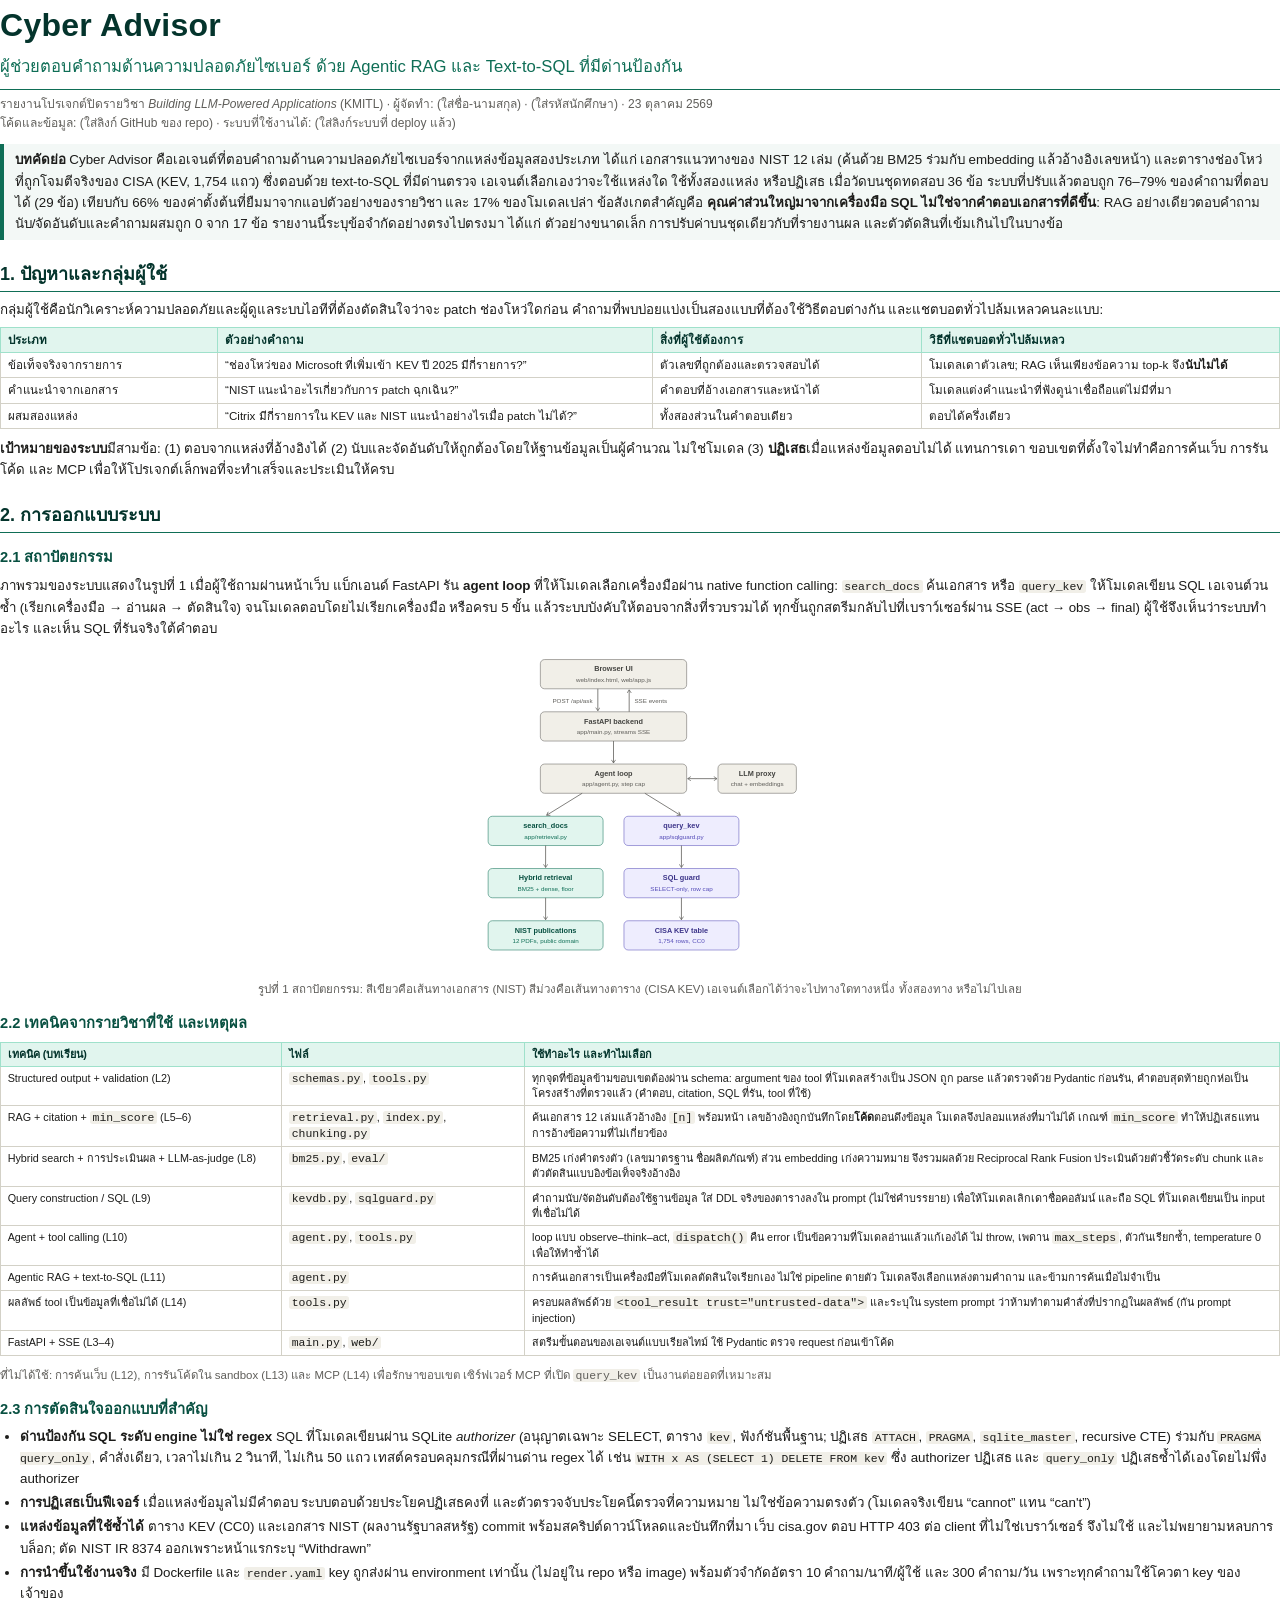
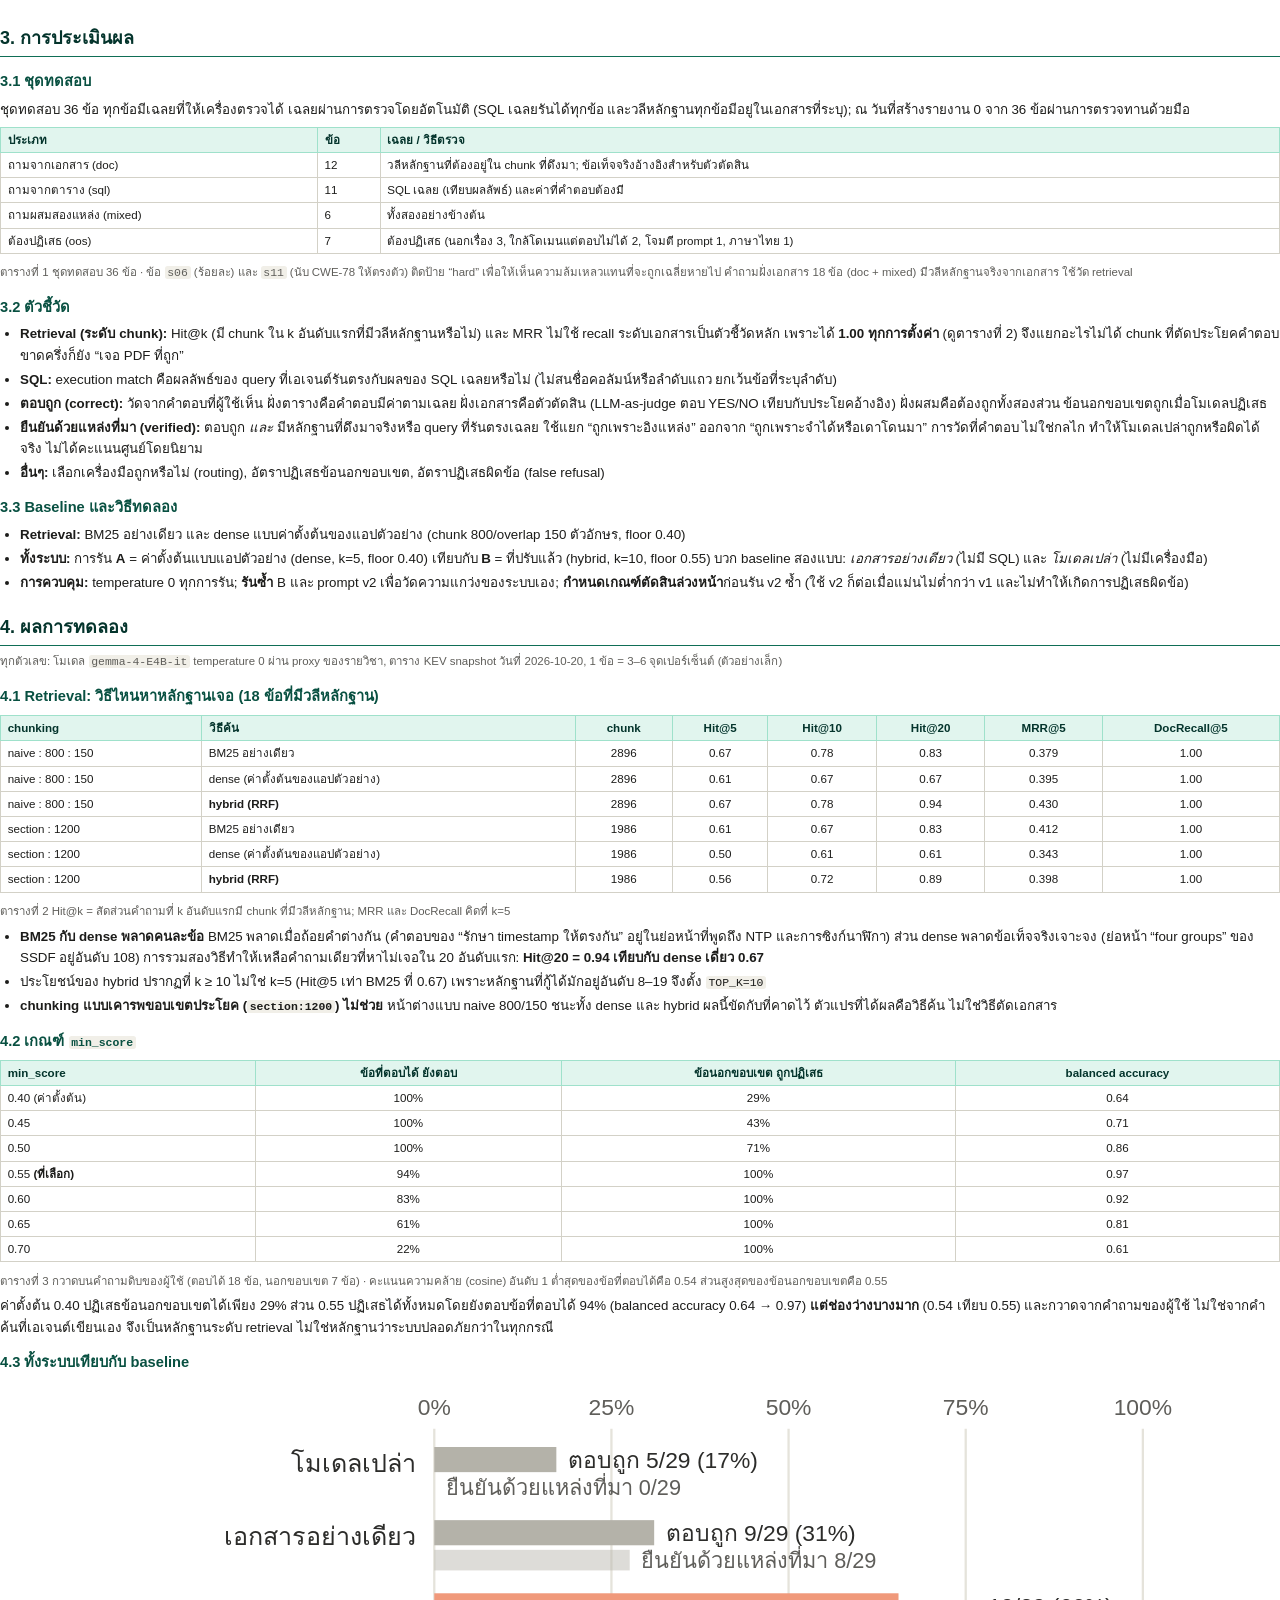
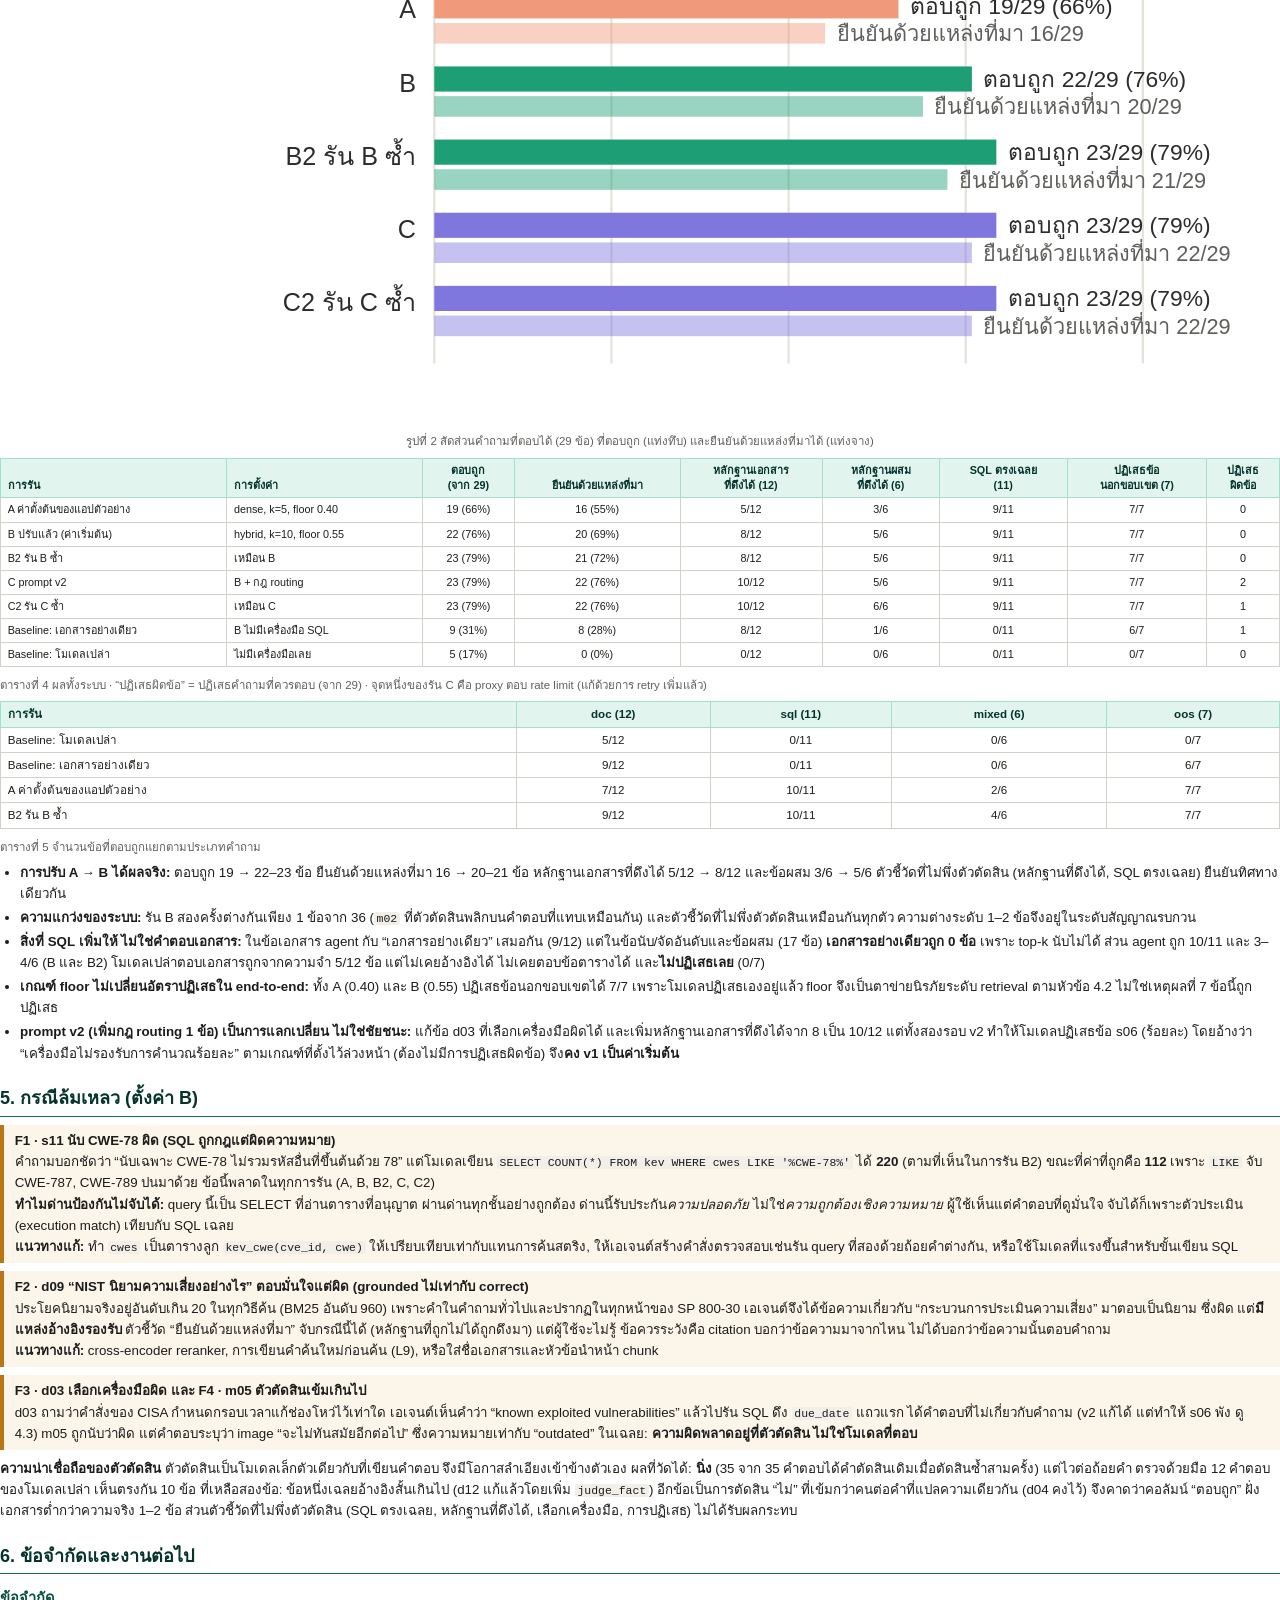
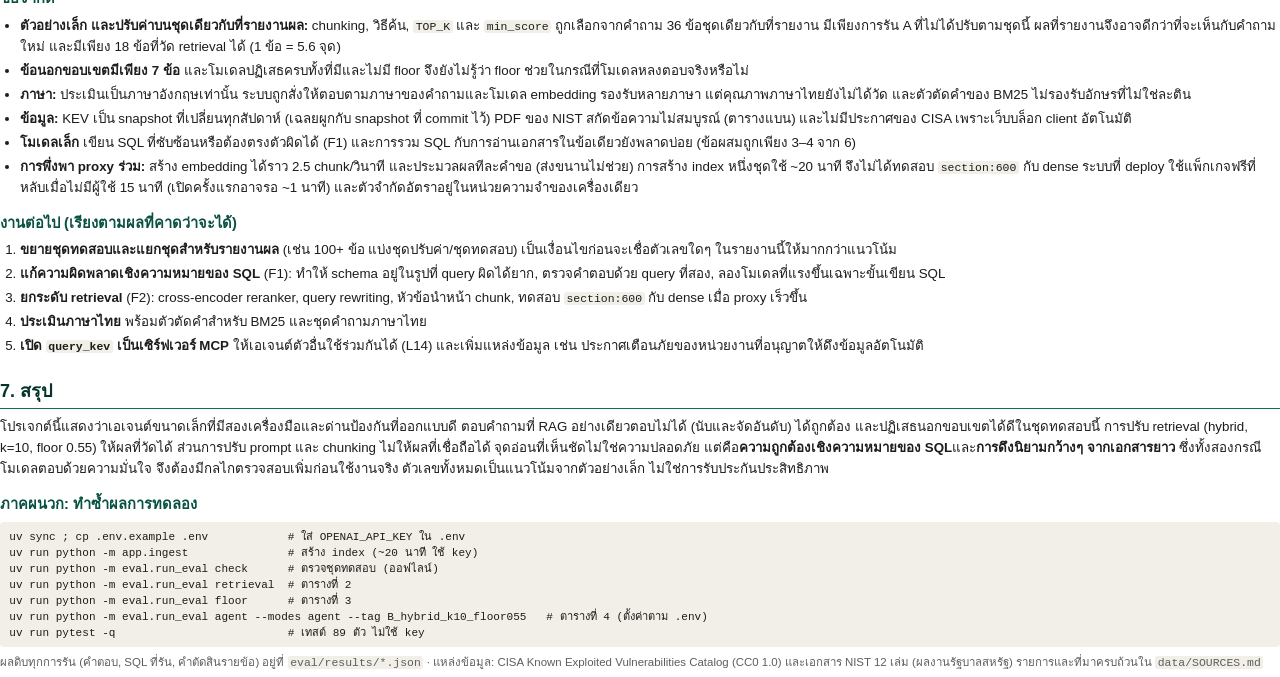
<file: docs/report/report.html>
<!doctype html>
<html lang="th">
<head>
<meta charset="utf-8">
<title>Cyber Advisor - รายงานโปรเจกต์</title>
<style>
@page { size: A4; margin: 16mm 16mm 18mm; @bottom-center { content: counter(page) " / " counter(pages); font-family: "Leelawadee UI", Tahoma, sans-serif; font-size: 9pt; color: #77756f; } }
html { font-family: "Leelawadee UI", "Leelawadee", Tahoma, sans-serif; font-size: 10pt; color: #1c1c1a; }
body { margin: 0; line-height: 1.6; }
h1 { font-size: 24pt; margin: 0 0 2pt; color: #04342C; letter-spacing: .2pt; }
.sub { font-size: 12.5pt; color: #0F6E56; margin-bottom: 6pt; }
.meta { font-size: 9pt; color: #5F5E5A; border-top: 1.5px solid #0F6E56; padding-top: 4pt; margin-bottom: 8pt; }
h2 { font-size: 13.5pt; margin: 15pt 0 5pt; padding-bottom: 2pt; border-bottom: 1.5px solid #0F6E56; color: #04342C; break-after: avoid; }
h3 { font-size: 11pt; margin: 10pt 0 3pt; color: #085041; break-after: avoid; }
p { margin: 4pt 0; }
ul, ol { margin: 3pt 0 3pt 15pt; padding: 0; }
li { margin: 2pt 0; }
b { font-weight: 700; }
code { font-family: Consolas, "Courier New", monospace; font-size: 8.6pt; background: #F1EFE8; padding: 0 2pt; border-radius: 2pt; }
pre { font-family: Consolas, "Courier New", monospace; font-size: 8.3pt; background: #F1EFE8; padding: 5pt 7pt; border-radius: 3pt; margin: 4pt 0; white-space: pre-wrap; break-inside: avoid; line-height: 1.45; }
table { width: 100%; border-collapse: collapse; font-size: 8.7pt; margin: 5pt 0 7pt; line-height: 1.4; }
tr { break-inside: avoid; }
thead { display: table-header-group; }
table.num, table.num2 { break-inside: avoid; }
table + p.small { break-before: avoid; }
h2 + p.small, h3 + p.small { break-after: avoid; }
th { background: #E1F5EE; color: #04342C; text-align: left; padding: 3pt 5pt; border: 1px solid #9FE1CB; font-weight: 700; vertical-align: bottom; }
td { padding: 3pt 5pt; border: 1px solid #D3D1C7; vertical-align: top; }
table.num td:nth-child(n+3), table.num th:nth-child(n+3), table.num2 td:nth-child(n+2), table.num2 th:nth-child(n+2) { text-align: center; }
table.small { font-size: 8.1pt; }
table.num.small td:nth-child(n+3) { white-space: nowrap; }
.box { border-left: 3pt solid #0F6E56; background: #F3F8F6; padding: 4pt 8pt; margin: 6pt 0; break-inside: avoid; }
.warn { border-left-color: #BA7517; background: #FBF5EA; }
figure { margin: 6pt 0; text-align: center; break-inside: avoid; }
figcaption { font-size: 8.6pt; color: #5F5E5A; margin-top: 2pt; }
.arch { width: 9.4cm; margin: 0 auto; }
.muted { color: #5F5E5A; }
.small { font-size: 8.6pt; }
.pagebreak { break-before: page; }
</style>
</head>
<body>

<h1>Cyber Advisor</h1>
<div class="sub">ผู้ช่วยตอบคำถามด้านความปลอดภัยไซเบอร์ ด้วย Agentic RAG และ Text-to-SQL ที่มีด่านป้องกัน</div>
<div class="meta">
รายงานโปรเจกต์ปิดรายวิชา <i>Building LLM-Powered Applications</i> (KMITL) · ผู้จัดทำ: (ใส่ชื่อ-นามสกุล) · (ใส่รหัสนักศึกษา) · 23 ตุลาคม 2569<br>
โค้ดและข้อมูล: (ใส่ลิงก์ GitHub ของ repo) · ระบบที่ใช้งานได้: (ใส่ลิงก์ระบบที่ deploy แล้ว)
</div>

<div class="box">
<b>บทคัดย่อ</b> Cyber Advisor คือเอเจนต์ที่ตอบคำถามด้านความปลอดภัยไซเบอร์จากแหล่งข้อมูลสองประเภท ได้แก่ เอกสารแนวทางของ NIST 12 เล่ม (ค้นด้วย BM25 ร่วมกับ embedding แล้วอ้างอิงเลขหน้า) และตารางช่องโหว่ที่ถูกโจมตีจริงของ CISA (KEV, 1,754 แถว) ซึ่งตอบด้วย text-to-SQL ที่มีด่านตรวจ เอเจนต์เลือกเองว่าจะใช้แหล่งใด ใช้ทั้งสองแหล่ง หรือปฏิเสธ
เมื่อวัดบนชุดทดสอบ 36 ข้อ ระบบที่ปรับแล้วตอบถูก 76–79% ของคำถามที่ตอบได้ (29 ข้อ) เทียบกับ 66% ของค่าตั้งต้นที่ยืมมาจากแอปตัวอย่างของรายวิชา และ 17% ของโมเดลเปล่า
ข้อสังเกตสำคัญคือ <b>คุณค่าส่วนใหญ่มาจากเครื่องมือ SQL ไม่ใช่จากคำตอบเอกสารที่ดีขึ้น</b>: RAG อย่างเดียวตอบคำถามนับ/จัดอันดับและคำถามผสมถูก 0 จาก 17 ข้อ รายงานนี้ระบุข้อจำกัดอย่างตรงไปตรงมา ได้แก่ ตัวอย่างขนาดเล็ก การปรับค่าบนชุดเดียวกับที่รายงานผล และตัวตัดสินที่เข้มเกินไปในบางข้อ
</div>

<h2>1. ปัญหาและกลุ่มผู้ใช้</h2>
<p>กลุ่มผู้ใช้คือนักวิเคราะห์ความปลอดภัยและผู้ดูแลระบบไอทีที่ต้องตัดสินใจว่าจะ patch ช่องโหว่ใดก่อน คำถามที่พบบ่อยแบ่งเป็นสองแบบที่ต้องใช้วิธีตอบต่างกัน และแชตบอตทั่วไปล้มเหลวคนละแบบ:</p>
<table>
<thead><tr><th style="width:17%">ประเภท</th><th style="width:34%">ตัวอย่างคำถาม</th><th style="width:21%">สิ่งที่ผู้ใช้ต้องการ</th><th>วิธีที่แชตบอตทั่วไปล้มเหลว</th></tr></thead>
<tbody>
<tr><td>ข้อเท็จจริงจากรายการ</td><td>“ช่องโหว่ของ Microsoft ที่เพิ่มเข้า KEV ปี 2025 มีกี่รายการ?”</td><td>ตัวเลขที่ถูกต้องและตรวจสอบได้</td><td>โมเดลเดาตัวเลข; RAG เห็นเพียงข้อความ top-k จึง<b>นับไม่ได้</b></td></tr>
<tr><td>คำแนะนำจากเอกสาร</td><td>“NIST แนะนำอะไรเกี่ยวกับการ patch ฉุกเฉิน?”</td><td>คำตอบที่อ้างเอกสารและหน้าได้</td><td>โมเดลแต่งคำแนะนำที่ฟังดูน่าเชื่อถือแต่ไม่มีที่มา</td></tr>
<tr><td>ผสมสองแหล่ง</td><td>“Citrix มีกี่รายการใน KEV และ NIST แนะนำอย่างไรเมื่อ patch ไม่ได้?”</td><td>ทั้งสองส่วนในคำตอบเดียว</td><td>ตอบได้ครึ่งเดียว</td></tr>
</tbody></table>
<p><b>เป้าหมายของระบบ</b>มีสามข้อ: (1) ตอบจากแหล่งที่อ้างอิงได้ (2) นับและจัดอันดับให้ถูกต้องโดยให้ฐานข้อมูลเป็นผู้คำนวณ ไม่ใช่โมเดล (3) <b>ปฏิเสธ</b>เมื่อแหล่งข้อมูลตอบไม่ได้ แทนการเดา ขอบเขตที่ตั้งใจไม่ทำคือการค้นเว็บ การรันโค้ด และ MCP เพื่อให้โปรเจกต์เล็กพอที่จะทำเสร็จและประเมินให้ครบ</p>

<h2>2. การออกแบบระบบ</h2>
<h3>2.1 สถาปัตยกรรม</h3>
<p>ภาพรวมของระบบแสดงในรูปที่ 1 เมื่อผู้ใช้ถามผ่านหน้าเว็บ แบ็กเอนด์ FastAPI รัน <b>agent loop</b> ที่ให้โมเดลเลือกเครื่องมือผ่าน native function calling: <code>search_docs</code> ค้นเอกสาร หรือ <code>query_kev</code> ให้โมเดลเขียน SQL เอเจนต์วนซ้ำ (เรียกเครื่องมือ → อ่านผล → ตัดสินใจ) จนโมเดลตอบโดยไม่เรียกเครื่องมือ หรือครบ 5 ขั้น แล้วระบบบังคับให้ตอบจากสิ่งที่รวบรวมได้ ทุกขั้นถูกสตรีมกลับไปที่เบราว์เซอร์ผ่าน SSE (act → obs → final) ผู้ใช้จึงเห็นว่าระบบทำอะไร และเห็น SQL ที่รันจริงใต้คำตอบ</p>
<figure><div class="arch"><svg xmlns="http://www.w3.org/2000/svg" width="100%" viewBox="0 0 680 620" role="img" font-family="Segoe UI, Helvetica, Arial, sans-serif">
<title>Cyber Advisor architecture</title>
<desc>A browser calls a FastAPI backend, which runs an agent loop. The agent calls an LLM proxy and picks one of two tools: document search over NIST publications, or guarded SQL over the CISA KEV table.</desc>
<defs><marker id="arrow" viewBox="0 0 10 10" refX="8" refY="5" markerWidth="6" markerHeight="6" orient="auto-start-reverse"><path d="M2 1L8 5L2 9" fill="none" stroke="#5F5E5A" stroke-width="1.5" stroke-linecap="round" stroke-linejoin="round"/></marker></defs>
<rect x="0" y="0" width="680" height="620" fill="#FFFFFF"/>
<rect x="150" y="24" width="280" height="56" rx="8" fill="#F1EFE8" stroke="#5F5E5A" stroke-width="1"/>
<text x="290.0" y="42" text-anchor="middle" dominant-baseline="central" font-size="14" font-weight="600" fill="#444441">Browser UI</text>
<text x="290.0" y="62" text-anchor="middle" dominant-baseline="central" font-size="12" fill="#5F5E5A">web/index.html, web/app.js</text>
<rect x="150" y="124" width="280" height="56" rx="8" fill="#F1EFE8" stroke="#5F5E5A" stroke-width="1"/>
<text x="290.0" y="142" text-anchor="middle" dominant-baseline="central" font-size="14" font-weight="600" fill="#444441">FastAPI backend</text>
<text x="290.0" y="162" text-anchor="middle" dominant-baseline="central" font-size="12" fill="#5F5E5A">app/main.py, streams SSE</text>
<rect x="150" y="224" width="280" height="56" rx="8" fill="#F1EFE8" stroke="#5F5E5A" stroke-width="1"/>
<text x="290.0" y="242" text-anchor="middle" dominant-baseline="central" font-size="14" font-weight="600" fill="#444441">Agent loop</text>
<text x="290.0" y="262" text-anchor="middle" dominant-baseline="central" font-size="12" fill="#5F5E5A">app/agent.py, step cap</text>
<rect x="490" y="224" width="150" height="56" rx="8" fill="#F1EFE8" stroke="#5F5E5A" stroke-width="1"/>
<text x="565.0" y="242" text-anchor="middle" dominant-baseline="central" font-size="14" font-weight="600" fill="#444441">LLM proxy</text>
<text x="565.0" y="262" text-anchor="middle" dominant-baseline="central" font-size="12" fill="#5F5E5A">chat + embeddings</text>
<rect x="50" y="324" width="220" height="56" rx="8" fill="#E1F5EE" stroke="#0F6E56" stroke-width="1"/>
<text x="160.0" y="342" text-anchor="middle" dominant-baseline="central" font-size="14" font-weight="600" fill="#085041">search_docs</text>
<text x="160.0" y="362" text-anchor="middle" dominant-baseline="central" font-size="12" fill="#0F6E56">app/retrieval.py</text>
<rect x="310" y="324" width="220" height="56" rx="8" fill="#EEEDFE" stroke="#534AB7" stroke-width="1"/>
<text x="420.0" y="342" text-anchor="middle" dominant-baseline="central" font-size="14" font-weight="600" fill="#3C3489">query_kev</text>
<text x="420.0" y="362" text-anchor="middle" dominant-baseline="central" font-size="12" fill="#534AB7">app/sqlguard.py</text>
<rect x="50" y="424" width="220" height="56" rx="8" fill="#E1F5EE" stroke="#0F6E56" stroke-width="1"/>
<text x="160.0" y="442" text-anchor="middle" dominant-baseline="central" font-size="14" font-weight="600" fill="#085041">Hybrid retrieval</text>
<text x="160.0" y="462" text-anchor="middle" dominant-baseline="central" font-size="12" fill="#0F6E56">BM25 + dense, floor</text>
<rect x="310" y="424" width="220" height="56" rx="8" fill="#EEEDFE" stroke="#534AB7" stroke-width="1"/>
<text x="420.0" y="442" text-anchor="middle" dominant-baseline="central" font-size="14" font-weight="600" fill="#3C3489">SQL guard</text>
<text x="420.0" y="462" text-anchor="middle" dominant-baseline="central" font-size="12" fill="#534AB7">SELECT-only, row cap</text>
<rect x="50" y="524" width="220" height="56" rx="8" fill="#E1F5EE" stroke="#0F6E56" stroke-width="1"/>
<text x="160.0" y="542" text-anchor="middle" dominant-baseline="central" font-size="14" font-weight="600" fill="#085041">NIST publications</text>
<text x="160.0" y="562" text-anchor="middle" dominant-baseline="central" font-size="12" fill="#0F6E56">12 PDFs, public domain</text>
<rect x="310" y="524" width="220" height="56" rx="8" fill="#EEEDFE" stroke="#534AB7" stroke-width="1"/>
<text x="420.0" y="542" text-anchor="middle" dominant-baseline="central" font-size="14" font-weight="600" fill="#3C3489">CISA KEV table</text>
<text x="420.0" y="562" text-anchor="middle" dominant-baseline="central" font-size="12" fill="#534AB7">1,754 rows, CC0</text>
<line x1="260" y1="80" x2="260" y2="122" stroke="#5F5E5A" stroke-width="1.5" fill="none" marker-end="url(#arrow)"/>
<line x1="320" y1="124" x2="320" y2="82" stroke="#5F5E5A" stroke-width="1.5" fill="none" marker-end="url(#arrow)"/>
<line x1="290" y1="180" x2="290" y2="222" stroke="#5F5E5A" stroke-width="1.5" fill="none" marker-end="url(#arrow)"/>
<line x1="432" y1="252" x2="488" y2="252" stroke="#5F5E5A" stroke-width="1.5" fill="none" marker-start="url(#arrow)" marker-end="url(#arrow)"/>
<line x1="230" y1="280" x2="162" y2="322" stroke="#5F5E5A" stroke-width="1.5" fill="none" marker-end="url(#arrow)"/>
<line x1="350" y1="280" x2="418" y2="322" stroke="#5F5E5A" stroke-width="1.5" fill="none" marker-end="url(#arrow)"/>
<line x1="160" y1="380" x2="160" y2="422" stroke="#5F5E5A" stroke-width="1.5" fill="none" marker-end="url(#arrow)"/>
<line x1="420" y1="380" x2="420" y2="422" stroke="#5F5E5A" stroke-width="1.5" fill="none" marker-end="url(#arrow)"/>
<line x1="160" y1="480" x2="160" y2="522" stroke="#5F5E5A" stroke-width="1.5" fill="none" marker-end="url(#arrow)"/>
<line x1="420" y1="480" x2="420" y2="522" stroke="#5F5E5A" stroke-width="1.5" fill="none" marker-end="url(#arrow)"/>
<text x="250" y="102" text-anchor="end" dominant-baseline="central" font-size="12" fill="#5F5E5A">POST /api/ask</text>
<text x="330" y="102" text-anchor="start" dominant-baseline="central" font-size="12" fill="#5F5E5A">SSE events</text>
</svg>
</div>
<figcaption>รูปที่ 1 สถาปัตยกรรม: สีเขียวคือเส้นทางเอกสาร (NIST) สีม่วงคือเส้นทางตาราง (CISA KEV) เอเจนต์เลือกได้ว่าจะไปทางใดทางหนึ่ง ทั้งสองทาง หรือไม่ไปเลย</figcaption></figure>

<h3>2.2 เทคนิคจากรายวิชาที่ใช้ และเหตุผล</h3>
<table class="small">
<thead><tr><th style="width:22%">เทคนิค (บทเรียน)</th><th style="width:19%">ไฟล์</th><th>ใช้ทำอะไร และทำไมเลือก</th></tr></thead>
<tbody>
<tr><td>Structured output + validation (L2)</td><td><code>schemas.py</code>, <code>tools.py</code></td><td>ทุกจุดที่ข้อมูลข้ามขอบเขตต้องผ่าน schema: argument ของ tool ที่โมเดลสร้างเป็น JSON ถูก parse แล้วตรวจด้วย Pydantic ก่อนรัน, คำตอบสุดท้ายถูกห่อเป็นโครงสร้างที่ตรวจแล้ว (คำตอบ, citation, SQL ที่รัน, tool ที่ใช้)</td></tr>
<tr><td>RAG + citation + <code>min_score</code> (L5–6)</td><td><code>retrieval.py</code>, <code>index.py</code>, <code>chunking.py</code></td><td>ค้นเอกสาร 12 เล่มแล้วอ้างอิง <code>[n]</code> พร้อมหน้า เลขอ้างอิงถูกบันทึกโดย<b>โค้ด</b>ตอนดึงข้อมูล โมเดลจึงปลอมแหล่งที่มาไม่ได้ เกณฑ์ <code>min_score</code> ทำให้ปฏิเสธแทนการอ้างข้อความที่ไม่เกี่ยวข้อง</td></tr>
<tr><td>Hybrid search + การประเมินผล + LLM-as-judge (L8)</td><td><code>bm25.py</code>, <code>eval/</code></td><td>BM25 เก่งคำตรงตัว (เลขมาตรฐาน ชื่อผลิตภัณฑ์) ส่วน embedding เก่งความหมาย จึงรวมผลด้วย Reciprocal Rank Fusion ประเมินด้วยตัวชี้วัดระดับ chunk และตัวตัดสินแบบอิงข้อเท็จจริงอ้างอิง</td></tr>
<tr><td>Query construction / SQL (L9)</td><td><code>kevdb.py</code>, <code>sqlguard.py</code></td><td>คำถามนับ/จัดอันดับต้องใช้ฐานข้อมูล ใส่ DDL จริงของตารางลงใน prompt (ไม่ใช่คำบรรยาย) เพื่อให้โมเดลเลิกเดาชื่อคอลัมน์ และถือ SQL ที่โมเดลเขียนเป็น input ที่เชื่อไม่ได้</td></tr>
<tr><td>Agent + tool calling (L10)</td><td><code>agent.py</code>, <code>tools.py</code></td><td>loop แบบ observe–think–act, <code>dispatch()</code> คืน error เป็นข้อความที่โมเดลอ่านแล้วแก้เองได้ ไม่ throw, เพดาน <code>max_steps</code>, ตัวกันเรียกซ้ำ, temperature 0 เพื่อให้ทำซ้ำได้</td></tr>
<tr><td>Agentic RAG + text-to-SQL (L11)</td><td><code>agent.py</code></td><td>การค้นเอกสารเป็นเครื่องมือที่โมเดลตัดสินใจเรียกเอง ไม่ใช่ pipeline ตายตัว โมเดลจึงเลือกแหล่งตามคำถาม และข้ามการค้นเมื่อไม่จำเป็น</td></tr>
<tr><td>ผลลัพธ์ tool เป็นข้อมูลที่เชื่อไม่ได้ (L14)</td><td><code>tools.py</code></td><td>ครอบผลลัพธ์ด้วย <code>&lt;tool_result trust="untrusted-data"&gt;</code> และระบุใน system prompt ว่าห้ามทำตามคำสั่งที่ปรากฏในผลลัพธ์ (กัน prompt injection)</td></tr>
<tr><td>FastAPI + SSE (L3–4)</td><td><code>main.py</code>, <code>web/</code></td><td>สตรีมขั้นตอนของเอเจนต์แบบเรียลไทม์ ใช้ Pydantic ตรวจ request ก่อนเข้าโค้ด</td></tr>
</tbody></table>
<p class="small muted">ที่ไม่ได้ใช้: การค้นเว็บ (L12), การรันโค้ดใน sandbox (L13) และ MCP (L14) เพื่อรักษาขอบเขต เซิร์ฟเวอร์ MCP ที่เปิด <code>query_kev</code> เป็นงานต่อยอดที่เหมาะสม</p>

<h3>2.3 การตัดสินใจออกแบบที่สำคัญ</h3>
<ul>
<li><b>ด่านป้องกัน SQL ระดับ engine ไม่ใช่ regex</b> SQL ที่โมเดลเขียนผ่าน SQLite <i>authorizer</i> (อนุญาตเฉพาะ SELECT, ตาราง <code>kev</code>, ฟังก์ชันพื้นฐาน; ปฏิเสธ <code>ATTACH</code>, <code>PRAGMA</code>, <code>sqlite_master</code>, recursive CTE) ร่วมกับ <code>PRAGMA query_only</code>, คำสั่งเดียว, เวลาไม่เกิน 2 วินาที, ไม่เกิน 50 แถว เทสต์ครอบคลุมกรณีที่ผ่านด่าน regex ได้ เช่น <code>WITH x AS (SELECT 1) DELETE FROM kev</code> ซึ่ง authorizer ปฏิเสธ และ <code>query_only</code> ปฏิเสธซ้ำได้เองโดยไม่พึ่ง authorizer</li>
<li><b>การปฏิเสธเป็นฟีเจอร์</b> เมื่อแหล่งข้อมูลไม่มีคำตอบ ระบบตอบด้วยประโยคปฏิเสธคงที่ และตัวตรวจจับประโยคนี้ตรวจที่ความหมาย ไม่ใช่ข้อความตรงตัว (โมเดลจริงเขียน “cannot” แทน “can't”)</li>
<li><b>แหล่งข้อมูลที่ใช้ซ้ำได้</b> ตาราง KEV (CC0) และเอกสาร NIST (ผลงานรัฐบาลสหรัฐ) commit พร้อมสคริปต์ดาวน์โหลดและบันทึกที่มา เว็บ cisa.gov ตอบ HTTP 403 ต่อ client ที่ไม่ใช่เบราว์เซอร์ จึงไม่ใช้ และไม่พยายามหลบการบล็อก; ตัด NIST IR 8374 ออกเพราะหน้าแรกระบุ “Withdrawn”</li>
<li><b>การนำขึ้นใช้งานจริง</b> มี Dockerfile และ <code>render.yaml</code> key ถูกส่งผ่าน environment เท่านั้น (ไม่อยู่ใน repo หรือ image) พร้อมตัวจำกัดอัตรา 10 คำถาม/นาที/ผู้ใช้ และ 300 คำถาม/วัน เพราะทุกคำถามใช้โควตา key ของเจ้าของ</li>
</ul>

<h2>3. การประเมินผล</h2>
<h3>3.1 ชุดทดสอบ</h3>
<p>ชุดทดสอบ 36 ข้อ ทุกข้อมีเฉลยที่ให้เครื่องตรวจได้ เฉลยผ่านการตรวจโดยอัตโนมัติ (SQL เฉลยรันได้ทุกข้อ และวลีหลักฐานทุกข้อมีอยู่ในเอกสารที่ระบุ); ณ วันที่สร้างรายงาน 0 จาก 36 ข้อผ่านการตรวจทานด้วยมือ</p>
<table class=""><thead><tr><th>ประเภท</th><th>ข้อ</th><th>เฉลย / วิธีตรวจ</th></tr></thead><tbody><tr><td>ถามจากเอกสาร (doc)</td><td>12</td><td>วลีหลักฐานที่ต้องอยู่ใน chunk ที่ดึงมา; ข้อเท็จจริงอ้างอิงสำหรับตัวตัดสิน</td></tr><tr><td>ถามจากตาราง (sql)</td><td>11</td><td>SQL เฉลย (เทียบผลลัพธ์) และค่าที่คำตอบต้องมี</td></tr><tr><td>ถามผสมสองแหล่ง (mixed)</td><td>6</td><td>ทั้งสองอย่างข้างต้น</td></tr><tr><td>ต้องปฏิเสธ (oos)</td><td>7</td><td>ต้องปฏิเสธ (นอกเรื่อง 3, ใกล้โดเมนแต่ตอบไม่ได้ 2, โจมตี prompt 1, ภาษาไทย 1)</td></tr></tbody></table>
<p class="small muted">ตารางที่ 1 ชุดทดสอบ 36 ข้อ · ข้อ <code>s06</code> (ร้อยละ) และ <code>s11</code> (นับ CWE-78 ให้ตรงตัว) ติดป้าย “hard” เพื่อให้เห็นความล้มเหลวแทนที่จะถูกเฉลี่ยหายไป คำถามฝั่งเอกสาร 18 ข้อ (doc + mixed) มีวลีหลักฐานจริงจากเอกสาร ใช้วัด retrieval</p>

<h3>3.2 ตัวชี้วัด</h3>
<ul>
<li><b>Retrieval (ระดับ chunk):</b> Hit@k (มี chunk ใน k อันดับแรกที่มีวลีหลักฐานหรือไม่) และ MRR ไม่ใช้ recall ระดับเอกสารเป็นตัวชี้วัดหลัก เพราะได้ <b>1.00 ทุกการตั้งค่า</b> (ดูตารางที่ 2) จึงแยกอะไรไม่ได้ chunk ที่ตัดประโยคคำตอบขาดครึ่งก็ยัง “เจอ PDF ที่ถูก”</li>
<li><b>SQL:</b> execution match คือผลลัพธ์ของ query ที่เอเจนต์รันตรงกับผลของ SQL เฉลยหรือไม่ (ไม่สนชื่อคอลัมน์หรือลำดับแถว ยกเว้นข้อที่ระบุลำดับ)</li>
<li><b>ตอบถูก (correct):</b> วัดจากคำตอบที่ผู้ใช้เห็น ฝั่งตารางคือคำตอบมีค่าตามเฉลย ฝั่งเอกสารคือตัวตัดสิน (LLM-as-judge ตอบ YES/NO เทียบกับประโยคอ้างอิง) ฝั่งผสมคือต้องถูกทั้งสองส่วน ข้อนอกขอบเขตถูกเมื่อโมเดลปฏิเสธ</li>
<li><b>ยืนยันด้วยแหล่งที่มา (verified):</b> ตอบถูก <i>และ</i> มีหลักฐานที่ดึงมาจริงหรือ query ที่รันตรงเฉลย ใช้แยก “ถูกเพราะอิงแหล่ง” ออกจาก “ถูกเพราะจำได้หรือเดาโดนมา” การวัดที่คำตอบ ไม่ใช่กลไก ทำให้โมเดลเปล่าถูกหรือผิดได้จริง ไม่ได้คะแนนศูนย์โดยนิยาม</li>
<li><b>อื่นๆ:</b> เลือกเครื่องมือถูกหรือไม่ (routing), อัตราปฏิเสธข้อนอกขอบเขต, อัตราปฏิเสธผิดข้อ (false refusal)</li>
</ul>

<h3>3.3 Baseline และวิธีทดลอง</h3>
<ul>
<li><b>Retrieval:</b> BM25 อย่างเดียว และ dense แบบค่าตั้งต้นของแอปตัวอย่าง (chunk 800/overlap 150 ตัวอักษร, floor 0.40)</li>
<li><b>ทั้งระบบ:</b> การรัน <b>A</b> = ค่าตั้งต้นแบบแอปตัวอย่าง (dense, k=5, floor 0.40) เทียบกับ <b>B</b> = ที่ปรับแล้ว (hybrid, k=10, floor 0.55) บวก baseline สองแบบ: <i>เอกสารอย่างเดียว</i> (ไม่มี SQL) และ <i>โมเดลเปล่า</i> (ไม่มีเครื่องมือ)</li>
<li><b>การควบคุม:</b> temperature 0 ทุกการรัน; <b>รันซ้ำ</b> B และ prompt v2 เพื่อวัดความแกว่งของระบบเอง; <b>กำหนดเกณฑ์ตัดสินล่วงหน้า</b>ก่อนรัน v2 ซ้ำ (ใช้ v2 ก็ต่อเมื่อแม่นไม่ต่ำกว่า v1 และไม่ทำให้เกิดการปฏิเสธผิดข้อ)</li>
</ul>

<h2>4. ผลการทดลอง</h2>
<p class="small muted">ทุกตัวเลข: โมเดล <code>gemma-4-E4B-it</code> temperature 0 ผ่าน proxy ของรายวิชา, ตาราง KEV snapshot วันที่ 2026-10-20, 1 ข้อ = 3–6 จุดเปอร์เซ็นต์ (ตัวอย่างเล็ก)</p>
<h3>4.1 Retrieval: วิธีไหนหาหลักฐานเจอ (18 ข้อที่มีวลีหลักฐาน)</h3>
<table class="num"><thead><tr><th>chunking</th><th>วิธีค้น</th><th>chunk</th><th>Hit@5</th><th>Hit@10</th><th>Hit@20</th><th>MRR@5</th><th>DocRecall@5</th></tr></thead><tbody><tr><td>naive : 800 : 150</td><td>BM25 อย่างเดียว</td><td>2896</td><td>0.67</td><td>0.78</td><td>0.83</td><td>0.379</td><td>1.00</td></tr><tr><td>naive : 800 : 150</td><td>dense (ค่าตั้งต้นของแอปตัวอย่าง)</td><td>2896</td><td>0.61</td><td>0.67</td><td>0.67</td><td>0.395</td><td>1.00</td></tr><tr><td>naive : 800 : 150</td><td><b>hybrid (RRF)</b></td><td>2896</td><td>0.67</td><td>0.78</td><td>0.94</td><td>0.430</td><td>1.00</td></tr><tr><td>section : 1200</td><td>BM25 อย่างเดียว</td><td>1986</td><td>0.61</td><td>0.67</td><td>0.83</td><td>0.412</td><td>1.00</td></tr><tr><td>section : 1200</td><td>dense (ค่าตั้งต้นของแอปตัวอย่าง)</td><td>1986</td><td>0.50</td><td>0.61</td><td>0.61</td><td>0.343</td><td>1.00</td></tr><tr><td>section : 1200</td><td><b>hybrid (RRF)</b></td><td>1986</td><td>0.56</td><td>0.72</td><td>0.89</td><td>0.398</td><td>1.00</td></tr></tbody></table>
<p class="small muted">ตารางที่ 2 Hit@k = สัดส่วนคำถามที่ k อันดับแรกมี chunk ที่มีวลีหลักฐาน; MRR และ DocRecall คิดที่ k=5</p>
<ul>
<li><b>BM25 กับ dense พลาดคนละข้อ</b> BM25 พลาดเมื่อถ้อยคำต่างกัน (คำตอบของ “รักษา timestamp ให้ตรงกัน” อยู่ในย่อหน้าที่พูดถึง NTP และการซิงก์นาฬิกา) ส่วน dense พลาดข้อเท็จจริงเจาะจง (ย่อหน้า “four groups” ของ SSDF อยู่อันดับ 108) การรวมสองวิธีทำให้เหลือคำถามเดียวที่หาไม่เจอใน 20 อันดับแรก: <b>Hit@20 = 0.94 เทียบกับ dense เดี่ยว 0.67</b></li>
<li>ประโยชน์ของ hybrid ปรากฏที่ k ≥ 10 ไม่ใช่ k=5 (Hit@5 เท่า BM25 ที่ 0.67) เพราะหลักฐานที่กู้ได้มักอยู่อันดับ 8–19 จึงตั้ง <code>TOP_K=10</code></li>
<li><b>chunking แบบเคารพขอบเขตประโยค (<code>section:1200</code>) ไม่ช่วย</b> หน้าต่างแบบ naive 800/150 ชนะทั้ง dense และ hybrid ผลนี้ขัดกับที่คาดไว้ ตัวแปรที่ได้ผลคือวิธีค้น ไม่ใช่วิธีตัดเอกสาร</li>
</ul>

<h3>4.2 เกณฑ์ <code>min_score</code></h3>
<table class="num2"><thead><tr><th>min_score</th><th>ข้อที่ตอบได้ ยังตอบ</th><th>ข้อนอกขอบเขต ถูกปฏิเสธ</th><th>balanced accuracy</th></tr></thead><tbody><tr><td>0.40 (ค่าตั้งต้น)</td><td>100%</td><td>29%</td><td>0.64</td></tr><tr><td>0.45</td><td>100%</td><td>43%</td><td>0.71</td></tr><tr><td>0.50</td><td>100%</td><td>71%</td><td>0.86</td></tr><tr><td>0.55 <b>(ที่เลือก)</b></td><td>94%</td><td>100%</td><td>0.97</td></tr><tr><td>0.60</td><td>83%</td><td>100%</td><td>0.92</td></tr><tr><td>0.65</td><td>61%</td><td>100%</td><td>0.81</td></tr><tr><td>0.70</td><td>22%</td><td>100%</td><td>0.61</td></tr></tbody></table>
<p class="small muted">ตารางที่ 3 กวาดบนคำถามดิบของผู้ใช้ (ตอบได้ 18 ข้อ, นอกขอบเขต 7 ข้อ) · คะแนนความคล้าย (cosine) อันดับ 1 ต่ำสุดของข้อที่ตอบได้คือ 0.54 ส่วนสูงสุดของข้อนอกขอบเขตคือ 0.55</p>
<p>ค่าตั้งต้น 0.40 ปฏิเสธข้อนอกขอบเขตได้เพียง 29% ส่วน 0.55 ปฏิเสธได้ทั้งหมดโดยยังตอบข้อที่ตอบได้ 94% (balanced accuracy 0.64 → 0.97) <b>แต่ช่องว่างบางมาก</b> (0.54 เทียบ 0.55) และกวาดจากคำถามของผู้ใช้ ไม่ใช่จากคำค้นที่เอเจนต์เขียนเอง จึงเป็นหลักฐานระดับ retrieval ไม่ใช่หลักฐานว่าระบบปลอดภัยกว่าในทุกกรณี</p>

<h3>4.3 ทั้งระบบเทียบกับ baseline</h3>
<figure><svg xmlns="http://www.w3.org/2000/svg" viewBox="0 0 560 280" width="100%" role="img" font-family="Leelawadee UI, Tahoma, sans-serif"><title>ร้อยละของคำถามที่ตอบได้ ที่ตอบถูกในแต่ละการรัน</title><line x1="190.0" y1="20" x2="190.0" y2="254" stroke="#E5E3DB" stroke-width="1"/><text x="190.0" y="14" font-size="10" text-anchor="middle" fill="#5F5E5A">0%</text><line x1="267.5" y1="20" x2="267.5" y2="254" stroke="#E5E3DB" stroke-width="1"/><text x="267.5" y="14" font-size="10" text-anchor="middle" fill="#5F5E5A">25%</text><line x1="345.0" y1="20" x2="345.0" y2="254" stroke="#E5E3DB" stroke-width="1"/><text x="345.0" y="14" font-size="10" text-anchor="middle" fill="#5F5E5A">50%</text><line x1="422.5" y1="20" x2="422.5" y2="254" stroke="#E5E3DB" stroke-width="1"/><text x="422.5" y="14" font-size="10" text-anchor="middle" fill="#5F5E5A">75%</text><line x1="500.0" y1="20" x2="500.0" y2="254" stroke="#E5E3DB" stroke-width="1"/><text x="500.0" y="14" font-size="10" text-anchor="middle" fill="#5F5E5A">100%</text><text x="182" y="39" font-size="11" text-anchor="end" fill="#2C2C2A">โมเดลเปล่า</text><rect x="190" y="28" width="53.4" height="11" fill="#B4B2A9"/><text x="248.4" y="37" font-size="10" fill="#2C2C2A">ตอบถูก 5/29 (17%)</text><rect x="190" y="41" width="0.0" height="9" fill="#B4B2A9" opacity="0.45"/><text x="195.0" y="49" font-size="9.5" fill="#5F5E5A">ยืนยันด้วยแหล่งที่มา 0/29</text><text x="182" y="71" font-size="11" text-anchor="end" fill="#2C2C2A">เอกสารอย่างเดียว</text><rect x="190" y="60" width="96.2" height="11" fill="#B4B2A9"/><text x="291.2" y="69" font-size="10" fill="#2C2C2A">ตอบถูก 9/29 (31%)</text><rect x="190" y="73" width="85.5" height="9" fill="#B4B2A9" opacity="0.45"/><text x="280.5" y="81" font-size="9.5" fill="#5F5E5A">ยืนยันด้วยแหล่งที่มา 8/29</text><text x="182" y="103" font-size="11" text-anchor="end" fill="#2C2C2A">A</text><rect x="190" y="92" width="203.1" height="11" fill="#F0997B"/><text x="398.1" y="101" font-size="10" fill="#2C2C2A">ตอบถูก 19/29 (66%)</text><rect x="190" y="105" width="171.0" height="9" fill="#F0997B" opacity="0.45"/><text x="366.0" y="113" font-size="9.5" fill="#5F5E5A">ยืนยันด้วยแหล่งที่มา 16/29</text><text x="182" y="135" font-size="11" text-anchor="end" fill="#2C2C2A">B</text><rect x="190" y="124" width="235.2" height="11" fill="#1D9E75"/><text x="430.2" y="133" font-size="10" fill="#2C2C2A">ตอบถูก 22/29 (76%)</text><rect x="190" y="137" width="213.8" height="9" fill="#1D9E75" opacity="0.45"/><text x="408.8" y="145" font-size="9.5" fill="#5F5E5A">ยืนยันด้วยแหล่งที่มา 20/29</text><text x="182" y="167" font-size="11" text-anchor="end" fill="#2C2C2A">B2 รัน B ซ้ำ</text><rect x="190" y="156" width="245.9" height="11" fill="#1D9E75"/><text x="440.9" y="165" font-size="10" fill="#2C2C2A">ตอบถูก 23/29 (79%)</text><rect x="190" y="169" width="224.5" height="9" fill="#1D9E75" opacity="0.45"/><text x="419.5" y="177" font-size="9.5" fill="#5F5E5A">ยืนยันด้วยแหล่งที่มา 21/29</text><text x="182" y="199" font-size="11" text-anchor="end" fill="#2C2C2A">C</text><rect x="190" y="188" width="245.9" height="11" fill="#7F77DD"/><text x="440.9" y="197" font-size="10" fill="#2C2C2A">ตอบถูก 23/29 (79%)</text><rect x="190" y="201" width="235.2" height="9" fill="#7F77DD" opacity="0.45"/><text x="430.2" y="209" font-size="9.5" fill="#5F5E5A">ยืนยันด้วยแหล่งที่มา 22/29</text><text x="182" y="231" font-size="11" text-anchor="end" fill="#2C2C2A">C2 รัน C ซ้ำ</text><rect x="190" y="220" width="245.9" height="11" fill="#7F77DD"/><text x="440.9" y="229" font-size="10" fill="#2C2C2A">ตอบถูก 23/29 (79%)</text><rect x="190" y="233" width="235.2" height="9" fill="#7F77DD" opacity="0.45"/><text x="430.2" y="241" font-size="9.5" fill="#5F5E5A">ยืนยันด้วยแหล่งที่มา 22/29</text></svg><figcaption>รูปที่ 2 สัดส่วนคำถามที่ตอบได้ (29 ข้อ) ที่ตอบถูก (แท่งทึบ) และยืนยันด้วยแหล่งที่มาได้ (แท่งจาง)</figcaption></figure>
<table class="num small"><thead><tr><th>การรัน</th><th>การตั้งค่า</th><th>ตอบถูก<br>(จาก 29)</th><th>ยืนยันด้วยแหล่งที่มา</th><th>หลักฐานเอกสาร<br>ที่ดึงได้ (12)</th><th>หลักฐานผสม<br>ที่ดึงได้ (6)</th><th>SQL ตรงเฉลย<br>(11)</th><th>ปฏิเสธข้อ<br>นอกขอบเขต (7)</th><th>ปฏิเสธ<br>ผิดข้อ</th></tr></thead><tbody><tr><td>A  ค่าตั้งต้นของแอปตัวอย่าง</td><td>dense, k=5, floor 0.40</td><td>19 (66%)</td><td>16 (55%)</td><td>5/12</td><td>3/6</td><td>9/11</td><td>7/7</td><td>0</td></tr><tr><td>B  ปรับแล้ว (ค่าเริ่มต้น)</td><td>hybrid, k=10, floor 0.55</td><td>22 (76%)</td><td>20 (69%)</td><td>8/12</td><td>5/6</td><td>9/11</td><td>7/7</td><td>0</td></tr><tr><td>B2 รัน B ซ้ำ</td><td>เหมือน B</td><td>23 (79%)</td><td>21 (72%)</td><td>8/12</td><td>5/6</td><td>9/11</td><td>7/7</td><td>0</td></tr><tr><td>C  prompt v2</td><td>B + กฎ routing</td><td>23 (79%)</td><td>22 (76%)</td><td>10/12</td><td>5/6</td><td>9/11</td><td>7/7</td><td>2</td></tr><tr><td>C2 รัน C ซ้ำ</td><td>เหมือน C</td><td>23 (79%)</td><td>22 (76%)</td><td>10/12</td><td>6/6</td><td>9/11</td><td>7/7</td><td>1</td></tr><tr><td>Baseline: เอกสารอย่างเดียว</td><td>B ไม่มีเครื่องมือ SQL</td><td>9 (31%)</td><td>8 (28%)</td><td>8/12</td><td>1/6</td><td>0/11</td><td>6/7</td><td>1</td></tr><tr><td>Baseline: โมเดลเปล่า</td><td>ไม่มีเครื่องมือเลย</td><td>5 (17%)</td><td>0 (0%)</td><td>0/12</td><td>0/6</td><td>0/11</td><td>0/7</td><td>0</td></tr></tbody></table>
<p class="small muted">ตารางที่ 4 ผลทั้งระบบ · “ปฏิเสธผิดข้อ” = ปฏิเสธคำถามที่ควรตอบ (จาก 29) · จุดหนึ่งของรัน C คือ proxy ตอบ rate limit (แก้ด้วยการ retry เพิ่มแล้ว)</p>
<table class="num2"><thead><tr><th>การรัน</th><th>doc (12)</th><th>sql (11)</th><th>mixed (6)</th><th>oos (7)</th></tr></thead><tbody><tr><td>Baseline: โมเดลเปล่า</td><td>5/12</td><td>0/11</td><td>0/6</td><td>0/7</td></tr><tr><td>Baseline: เอกสารอย่างเดียว</td><td>9/12</td><td>0/11</td><td>0/6</td><td>6/7</td></tr><tr><td>A  ค่าตั้งต้นของแอปตัวอย่าง</td><td>7/12</td><td>10/11</td><td>2/6</td><td>7/7</td></tr><tr><td>B2 รัน B ซ้ำ</td><td>9/12</td><td>10/11</td><td>4/6</td><td>7/7</td></tr></tbody></table>
<p class="small muted">ตารางที่ 5 จำนวนข้อที่ตอบถูกแยกตามประเภทคำถาม</p>
<ul>
<li><b>การปรับ A → B ได้ผลจริง:</b> ตอบถูก 19 → 22–23 ข้อ ยืนยันด้วยแหล่งที่มา 16 → 20–21 ข้อ หลักฐานเอกสารที่ดึงได้ 5/12 → 8/12 และข้อผสม 3/6 → 5/6 ตัวชี้วัดที่ไม่พึ่งตัวตัดสิน (หลักฐานที่ดึงได้, SQL ตรงเฉลย) ยืนยันทิศทางเดียวกัน</li>
<li><b>ความแกว่งของระบบ:</b> รัน B สองครั้งต่างกันเพียง 1 ข้อจาก 36 (<code>m02</code> ที่ตัวตัดสินพลิกบนคำตอบที่แทบเหมือนกัน) และตัวชี้วัดที่ไม่พึ่งตัวตัดสินเหมือนกันทุกตัว ความต่างระดับ 1–2 ข้อจึงอยู่ในระดับสัญญาณรบกวน</li>
<li><b>สิ่งที่ SQL เพิ่มให้ ไม่ใช่คำตอบเอกสาร:</b> ในข้อเอกสาร agent กับ “เอกสารอย่างเดียว” เสมอกัน (9/12) แต่ในข้อนับ/จัดอันดับและข้อผสม (17 ข้อ) <b>เอกสารอย่างเดียวถูก 0 ข้อ</b> เพราะ top-k นับไม่ได้ ส่วน agent ถูก 10/11 และ 3–4/6 (B และ B2) โมเดลเปล่าตอบเอกสารถูกจากความจำ 5/12 ข้อ แต่ไม่เคยอ้างอิงได้ ไม่เคยตอบข้อตารางได้ และ<b>ไม่ปฏิเสธเลย</b> (0/7)</li>
<li><b>เกณฑ์ floor ไม่เปลี่ยนอัตราปฏิเสธใน end-to-end:</b> ทั้ง A (0.40) และ B (0.55) ปฏิเสธข้อนอกขอบเขตได้ 7/7 เพราะโมเดลปฏิเสธเองอยู่แล้ว floor จึงเป็นตาข่ายนิรภัยระดับ retrieval ตามหัวข้อ 4.2 ไม่ใช่เหตุผลที่ 7 ข้อนี้ถูกปฏิเสธ</li>
<li><b>prompt v2 (เพิ่มกฎ routing 1 ข้อ) เป็นการแลกเปลี่ยน ไม่ใช่ชัยชนะ:</b> แก้ข้อ d03 ที่เลือกเครื่องมือผิดได้ และเพิ่มหลักฐานเอกสารที่ดึงได้จาก 8 เป็น 10/12 แต่ทั้งสองรอบ v2 ทำให้โมเดลปฏิเสธข้อ s06 (ร้อยละ) โดยอ้างว่า “เครื่องมือไม่รองรับการคำนวณร้อยละ” ตามเกณฑ์ที่ตั้งไว้ล่วงหน้า (ต้องไม่มีการปฏิเสธผิดข้อ) จึง<b>คง v1 เป็นค่าเริ่มต้น</b></li>
</ul>

<h2>5. กรณีล้มเหลว (ตั้งค่า B)</h2>
<div class="box warn">
<b>F1 · s11 นับ CWE-78 ผิด (SQL ถูกกฎแต่ผิดความหมาย)</b><br>
คำถามบอกชัดว่า “นับเฉพาะ CWE-78 ไม่รวมรหัสอื่นที่ขึ้นต้นด้วย 78” แต่โมเดลเขียน <code>SELECT COUNT(*) FROM kev WHERE cwes LIKE '%CWE-78%'</code> ได้ <b>220</b> (ตามที่เห็นในการรัน B2) ขณะที่ค่าที่ถูกคือ <b>112</b> เพราะ <code>LIKE</code> จับ CWE-787, CWE-789 ปนมาด้วย ข้อนี้พลาดในทุกการรัน (A, B, B2, C, C2)
<br><b>ทำไมด่านป้องกันไม่จับได้:</b> query นี้เป็น SELECT ที่อ่านตารางที่อนุญาต ผ่านด่านทุกชั้นอย่างถูกต้อง ด่านนี้รับประกัน<i>ความปลอดภัย</i> ไม่ใช่<i>ความถูกต้องเชิงความหมาย</i> ผู้ใช้เห็นแต่คำตอบที่ดูมั่นใจ จับได้ก็เพราะตัวประเมิน (execution match) เทียบกับ SQL เฉลย
<br><b>แนวทางแก้:</b> ทำ <code>cwes</code> เป็นตารางลูก <code>kev_cwe(cve_id, cwe)</code> ให้เปรียบเทียบเท่ากับแทนการค้นสตริง, ให้เอเจนต์สร้างคำสั่งตรวจสอบเช่นรัน query ที่สองด้วยถ้อยคำต่างกัน, หรือใช้โมเดลที่แรงขึ้นสำหรับขั้นเขียน SQL
</div>
<div class="box warn">
<b>F2 · d09 “NIST นิยามความเสี่ยงอย่างไร” ตอบมั่นใจแต่ผิด (grounded ไม่เท่ากับ correct)</b><br>
ประโยคนิยามจริงอยู่อันดับเกิน 20 ในทุกวิธีค้น (BM25 อันดับ 960) เพราะคำในคำถามทั่วไปและปรากฏในทุกหน้าของ SP 800-30 เอเจนต์จึงได้ข้อความเกี่ยวกับ “กระบวนการประเมินความเสี่ยง” มาตอบเป็นนิยาม ซึ่งผิด แต่<b>มีแหล่งอ้างอิงรองรับ</b> ตัวชี้วัด “ยืนยันด้วยแหล่งที่มา” จับกรณีนี้ได้ (หลักฐานที่ถูกไม่ได้ถูกดึงมา) แต่ผู้ใช้จะไม่รู้ ข้อควรระวังคือ citation บอกว่าข้อความมาจากไหน ไม่ได้บอกว่าข้อความนั้นตอบคำถาม <br><b>แนวทางแก้:</b> cross-encoder reranker, การเขียนคำค้นใหม่ก่อนค้น (L9), หรือใส่ชื่อเอกสารและหัวข้อนำหน้า chunk
</div>
<div class="box warn">
<b>F3 · d03 เลือกเครื่องมือผิด และ F4 · m05 ตัวตัดสินเข้มเกินไป</b><br>
d03 ถามว่าคำสั่งของ CISA กำหนดกรอบเวลาแก้ช่องโหว่ไว้เท่าใด เอเจนต์เห็นคำว่า “known exploited vulnerabilities” แล้วไปรัน SQL ดึง <code>due_date</code> แถวแรก ได้คำตอบที่ไม่เกี่ยวกับคำถาม (v2 แก้ได้ แต่ทำให้ s06 พัง ดู 4.3)
m05 ถูกนับว่าผิด แต่คำตอบระบุว่า image “จะไม่ทันสมัยอีกต่อไป” ซึ่งความหมายเท่ากับ “outdated” ในเฉลย: <b>ความผิดพลาดอยู่ที่ตัวตัดสิน ไม่ใช่โมเดลที่ตอบ</b>
</div>
<p><b>ความน่าเชื่อถือของตัวตัดสิน</b> ตัวตัดสินเป็นโมเดลเล็กตัวเดียวกับที่เขียนคำตอบ จึงมีโอกาสลำเอียงเข้าข้างตัวเอง ผลที่วัดได้: <b>นิ่ง</b> (35 จาก 35 คำตอบได้คำตัดสินเดิมเมื่อตัดสินซ้ำสามครั้ง) แต่ไวต่อถ้อยคำ ตรวจด้วยมือ 12 คำตอบของโมเดลเปล่า เห็นตรงกัน 10 ข้อ ที่เหลือสองข้อ: ข้อหนึ่งเฉลยอ้างอิงสั้นเกินไป (d12 แก้แล้วโดยเพิ่ม <code>judge_fact</code>) อีกข้อเป็นการตัดสิน “ไม่” ที่เข้มกว่าคนต่อคำที่แปลความเดียวกัน (d04 คงไว้) จึงคาดว่าคอลัมน์ “ตอบถูก” ฝั่งเอกสารต่ำกว่าความจริง 1–2 ข้อ ส่วนตัวชี้วัดที่ไม่พึ่งตัวตัดสิน (SQL ตรงเฉลย, หลักฐานที่ดึงได้, เลือกเครื่องมือ, การปฏิเสธ) ไม่ได้รับผลกระทบ</p>

<h2>6. ข้อจำกัดและงานต่อไป</h2>
<h3>ข้อจำกัด</h3>
<ul>
<li><b>ตัวอย่างเล็ก และปรับค่าบนชุดเดียวกับที่รายงานผล:</b> chunking, วิธีค้น, <code>TOP_K</code> และ <code>min_score</code> ถูกเลือกจากคำถาม 36 ข้อชุดเดียวกับที่รายงาน มีเพียงการรัน A ที่ไม่ได้ปรับตามชุดนี้ ผลที่รายงานจึงอาจดีกว่าที่จะเห็นกับคำถามใหม่ และมีเพียง 18 ข้อที่วัด retrieval ได้ (1 ข้อ = 5.6 จุด)</li>
<li><b>ข้อนอกขอบเขตมีเพียง 7 ข้อ</b> และโมเดลปฏิเสธครบทั้งที่มีและไม่มี floor จึงยังไม่รู้ว่า floor ช่วยในกรณีที่โมเดลหลงตอบจริงหรือไม่</li>
<li><b>ภาษา:</b> ประเมินเป็นภาษาอังกฤษเท่านั้น ระบบถูกสั่งให้ตอบตามภาษาของคำถามและโมเดล embedding รองรับหลายภาษา แต่คุณภาพภาษาไทยยังไม่ได้วัด และตัวตัดคำของ BM25 ไม่รองรับอักษรที่ไม่ใช่ละติน</li>
<li><b>ข้อมูล:</b> KEV เป็น snapshot ที่เปลี่ยนทุกสัปดาห์ (เฉลยผูกกับ snapshot ที่ commit ไว้) PDF ของ NIST สกัดข้อความไม่สมบูรณ์ (ตารางแบน) และไม่มีประกาศของ CISA เพราะเว็บบล็อก client อัตโนมัติ</li>
<li><b>โมเดลเล็ก</b> เขียน SQL ที่ซับซ้อนหรือต้องตรงตัวผิดได้ (F1) และการรวม SQL กับการอ่านเอกสารในข้อเดียวยังพลาดบ่อย (ข้อผสมถูกเพียง 3–4 จาก 6)</li>
<li><b>การพึ่งพา proxy ร่วม:</b> สร้าง embedding ได้ราว 2.5 chunk/วินาที และประมวลผลทีละคำขอ (ส่งขนานไม่ช่วย) การสร้าง index หนึ่งชุดใช้ ~20 นาที จึงไม่ได้ทดสอบ <code>section:600</code> กับ dense ระบบที่ deploy ใช้แพ็กเกจฟรีที่หลับเมื่อไม่มีผู้ใช้ 15 นาที (เปิดครั้งแรกอาจรอ ~1 นาที) และตัวจำกัดอัตราอยู่ในหน่วยความจำของเครื่องเดียว</li>
</ul>
<h3>งานต่อไป (เรียงตามผลที่คาดว่าจะได้)</h3>
<ol>
<li><b>ขยายชุดทดสอบและแยกชุดสำหรับรายงานผล</b> (เช่น 100+ ข้อ แบ่งชุดปรับค่า/ชุดทดสอบ) เป็นเงื่อนไขก่อนจะเชื่อตัวเลขใดๆ ในรายงานนี้ให้มากกว่าแนวโน้ม</li>
<li><b>แก้ความผิดพลาดเชิงความหมายของ SQL</b> (F1): ทำให้ schema อยู่ในรูปที่ query ผิดได้ยาก, ตรวจคำตอบด้วย query ที่สอง, ลองโมเดลที่แรงขึ้นเฉพาะขั้นเขียน SQL</li>
<li><b>ยกระดับ retrieval</b> (F2): cross-encoder reranker, query rewriting, หัวข้อนำหน้า chunk, ทดสอบ <code>section:600</code> กับ dense เมื่อ proxy เร็วขึ้น</li>
<li><b>ประเมินภาษาไทย</b> พร้อมตัวตัดคำสำหรับ BM25 และชุดคำถามภาษาไทย</li>
<li><b>เปิด <code>query_kev</code> เป็นเซิร์ฟเวอร์ MCP</b> ให้เอเจนต์ตัวอื่นใช้ร่วมกันได้ (L14) และเพิ่มแหล่งข้อมูล เช่น ประกาศเตือนภัยของหน่วยงานที่อนุญาตให้ดึงข้อมูลอัตโนมัติ</li>
</ol>

<h2>7. สรุป</h2>
<p>โปรเจกต์นี้แสดงว่าเอเจนต์ขนาดเล็กที่มีสองเครื่องมือและด่านป้องกันที่ออกแบบดี ตอบคำถามที่ RAG อย่างเดียวตอบไม่ได้ (นับและจัดอันดับ) ได้ถูกต้อง และปฏิเสธนอกขอบเขตได้ดีในชุดทดสอบนี้ การปรับ retrieval (hybrid, k=10, floor 0.55) ให้ผลที่วัดได้ ส่วนการปรับ prompt และ chunking ไม่ให้ผลที่เชื่อถือได้ จุดอ่อนที่เห็นชัดไม่ใช่ความปลอดภัย แต่คือ<b>ความถูกต้องเชิงความหมายของ SQL</b>และ<b>การดึงนิยามกว้างๆ จากเอกสารยาว</b> ซึ่งทั้งสองกรณีโมเดลตอบด้วยความมั่นใจ จึงต้องมีกลไกตรวจสอบเพิ่มก่อนใช้งานจริง ตัวเลขทั้งหมดเป็นแนวโน้มจากตัวอย่างเล็ก ไม่ใช่การรับประกันประสิทธิภาพ</p>

<h3>ภาคผนวก: ทำซ้ำผลการทดลอง</h3>
<pre>uv sync ; cp .env.example .env            # ใส่ OPENAI_API_KEY ใน .env
uv run python -m app.ingest               # สร้าง index (~20 นาที ใช้ key)
uv run python -m eval.run_eval check      # ตรวจชุดทดสอบ (ออฟไลน์)
uv run python -m eval.run_eval retrieval  # ตารางที่ 2
uv run python -m eval.run_eval floor      # ตารางที่ 3
uv run python -m eval.run_eval agent --modes agent --tag B_hybrid_k10_floor055   # ตารางที่ 4 (ตั้งค่าตาม .env)
uv run pytest -q                          # เทสต์ 89 ตัว ไม่ใช้ key</pre>
<p class="small muted">ผลดิบทุกการรัน (คำตอบ, SQL ที่รัน, คำตัดสินรายข้อ) อยู่ที่ <code>eval/results/*.json</code> · แหล่งข้อมูล: CISA Known Exploited Vulnerabilities Catalog (CC0 1.0) และเอกสาร NIST 12 เล่ม (ผลงานรัฐบาลสหรัฐ) รายการและที่มาครบถ้วนใน <code>data/SOURCES.md</code></p>

</body>
</html>
</file>
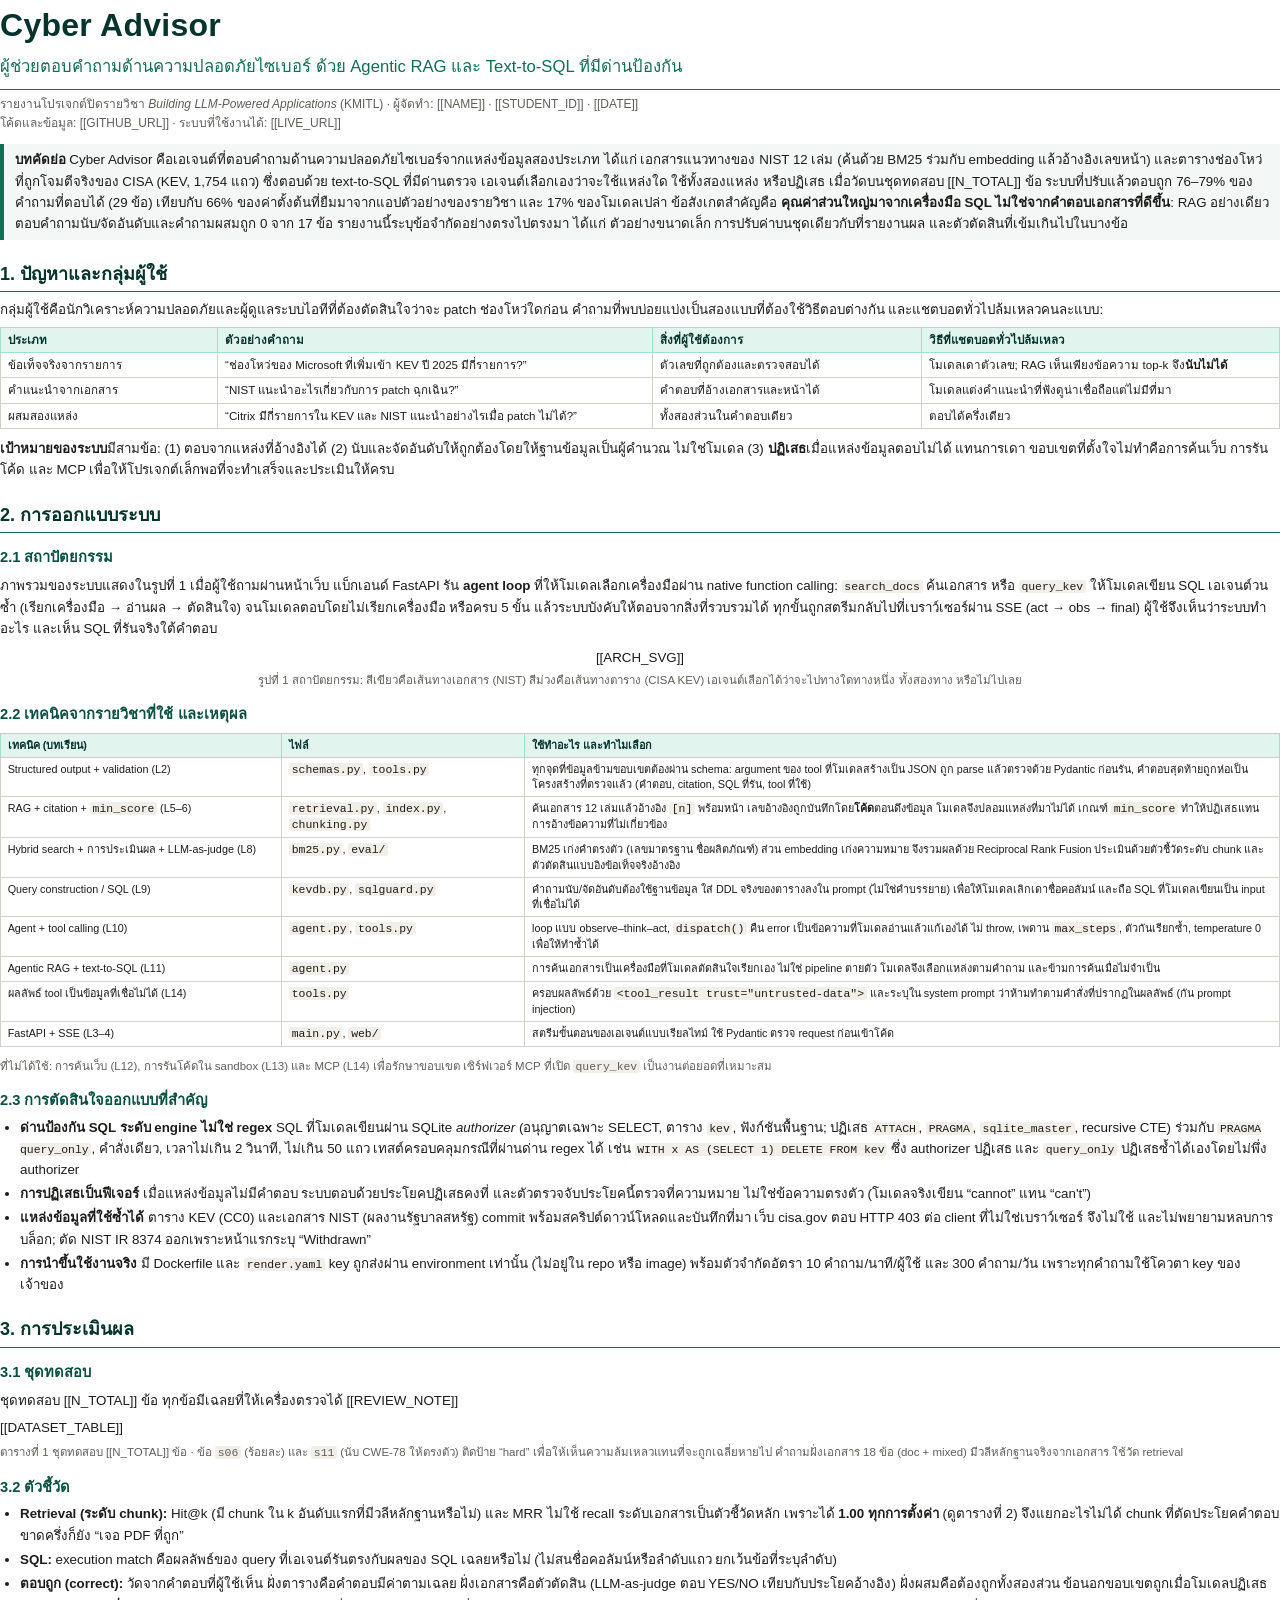
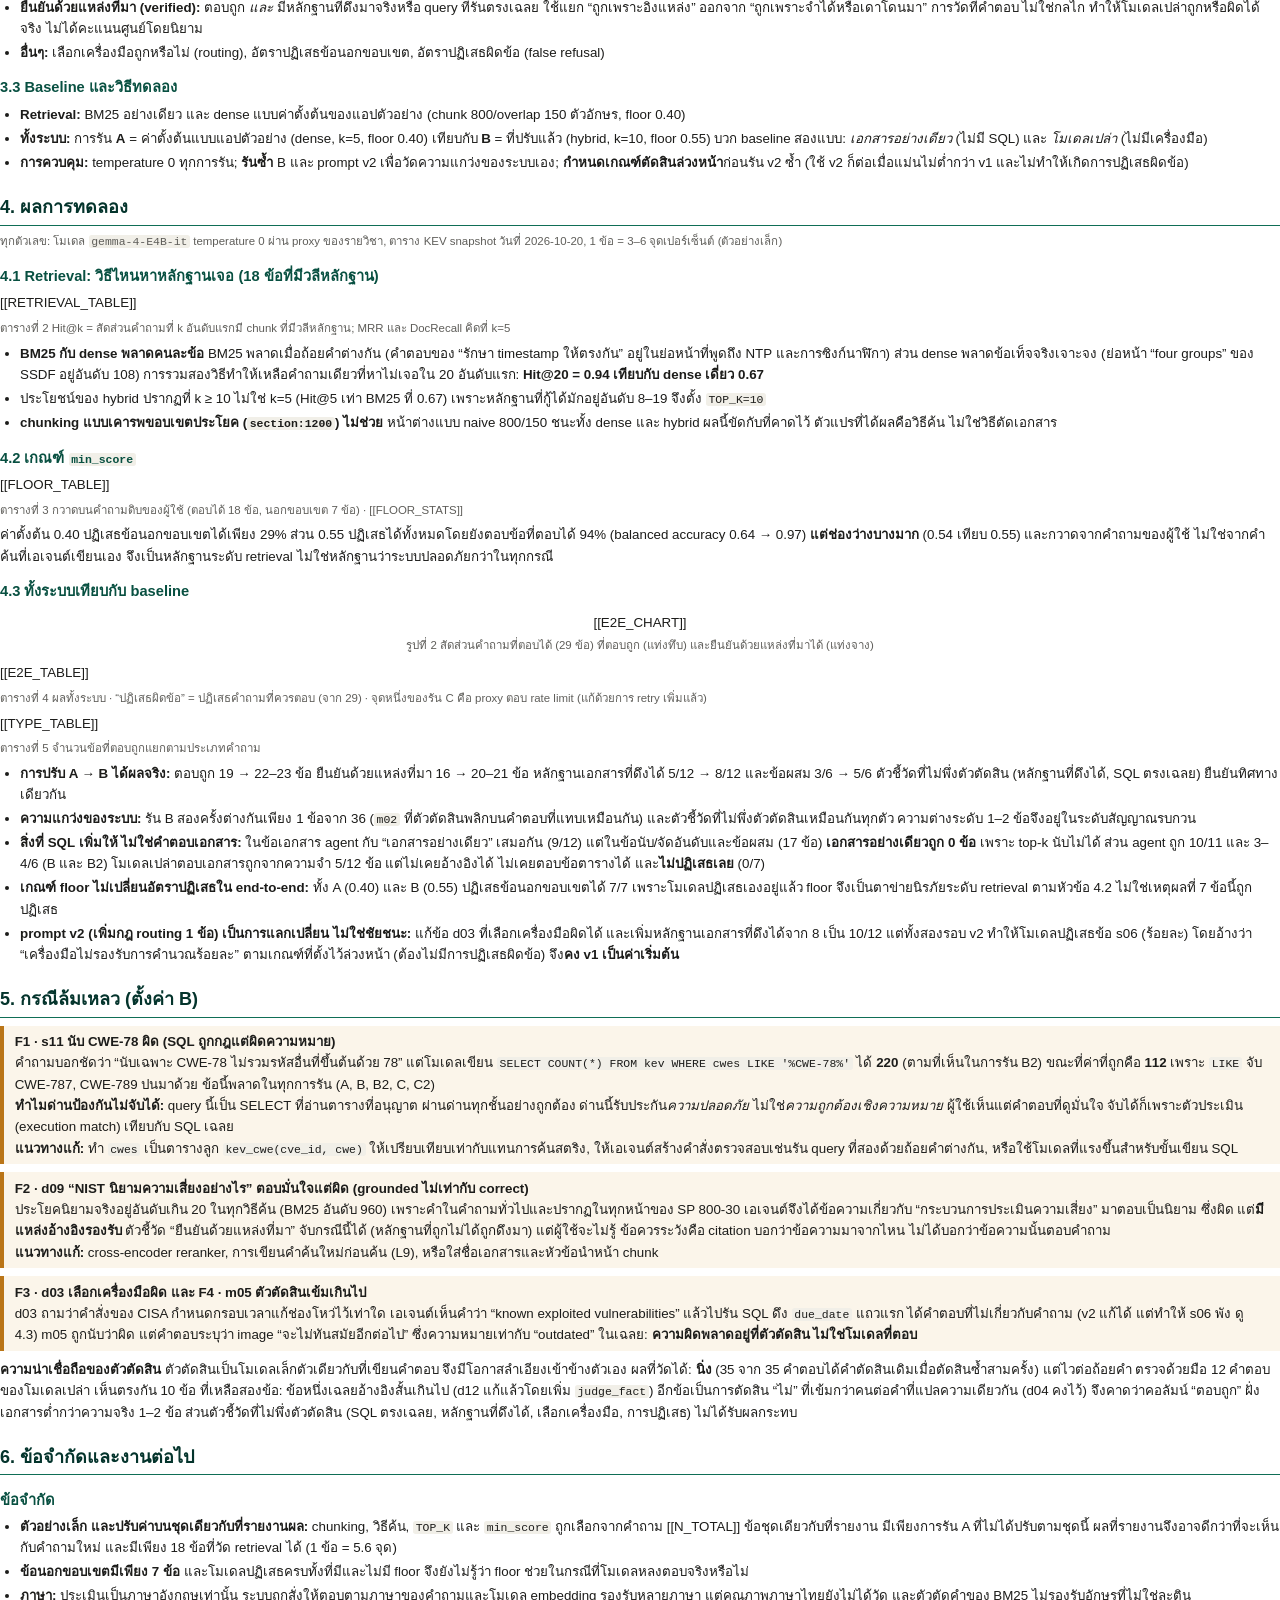
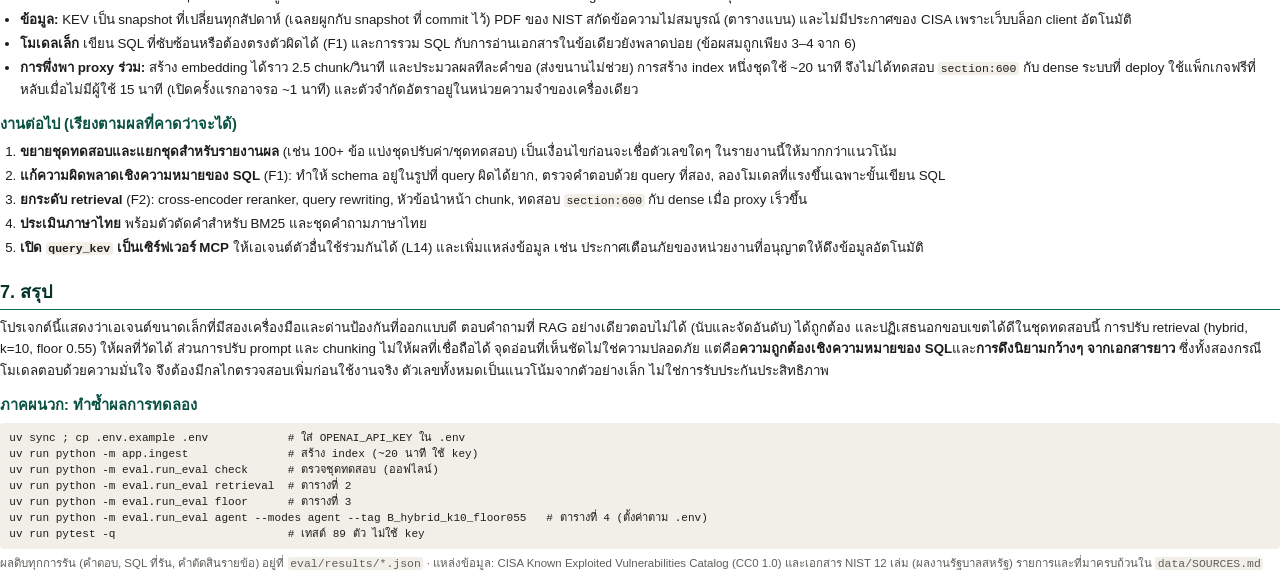
<file: docs/report/report.template.html>
<!doctype html>
<html lang="th">
<head>
<meta charset="utf-8">
<title>Cyber Advisor - รายงานโปรเจกต์</title>
<style>
@page { size: A4; margin: 16mm 16mm 18mm; @bottom-center { content: counter(page) " / " counter(pages); font-family: "Leelawadee UI", Tahoma, sans-serif; font-size: 9pt; color: #77756f; } }
html { font-family: "Leelawadee UI", "Leelawadee", Tahoma, sans-serif; font-size: 10pt; color: #1c1c1a; }
body { margin: 0; line-height: 1.6; }
h1 { font-size: 24pt; margin: 0 0 2pt; color: #04342C; letter-spacing: .2pt; }
.sub { font-size: 12.5pt; color: #0F6E56; margin-bottom: 6pt; }
.meta { font-size: 9pt; color: #5F5E5A; border-top: 1.5px solid #0F6E56; padding-top: 4pt; margin-bottom: 8pt; }
h2 { font-size: 13.5pt; margin: 15pt 0 5pt; padding-bottom: 2pt; border-bottom: 1.5px solid #0F6E56; color: #04342C; break-after: avoid; }
h3 { font-size: 11pt; margin: 10pt 0 3pt; color: #085041; break-after: avoid; }
p { margin: 4pt 0; }
ul, ol { margin: 3pt 0 3pt 15pt; padding: 0; }
li { margin: 2pt 0; }
b { font-weight: 700; }
code { font-family: Consolas, "Courier New", monospace; font-size: 8.6pt; background: #F1EFE8; padding: 0 2pt; border-radius: 2pt; }
pre { font-family: Consolas, "Courier New", monospace; font-size: 8.3pt; background: #F1EFE8; padding: 5pt 7pt; border-radius: 3pt; margin: 4pt 0; white-space: pre-wrap; break-inside: avoid; line-height: 1.45; }
table { width: 100%; border-collapse: collapse; font-size: 8.7pt; margin: 5pt 0 7pt; line-height: 1.4; }
tr { break-inside: avoid; }
thead { display: table-header-group; }
table.num, table.num2 { break-inside: avoid; }
table + p.small { break-before: avoid; }
h2 + p.small, h3 + p.small { break-after: avoid; }
th { background: #E1F5EE; color: #04342C; text-align: left; padding: 3pt 5pt; border: 1px solid #9FE1CB; font-weight: 700; vertical-align: bottom; }
td { padding: 3pt 5pt; border: 1px solid #D3D1C7; vertical-align: top; }
table.num td:nth-child(n+3), table.num th:nth-child(n+3), table.num2 td:nth-child(n+2), table.num2 th:nth-child(n+2) { text-align: center; }
table.small { font-size: 8.1pt; }
table.num.small td:nth-child(n+3) { white-space: nowrap; }
.box { border-left: 3pt solid #0F6E56; background: #F3F8F6; padding: 4pt 8pt; margin: 6pt 0; break-inside: avoid; }
.warn { border-left-color: #BA7517; background: #FBF5EA; }
figure { margin: 6pt 0; text-align: center; break-inside: avoid; }
figcaption { font-size: 8.6pt; color: #5F5E5A; margin-top: 2pt; }
.arch { width: 9.4cm; margin: 0 auto; }
.muted { color: #5F5E5A; }
.small { font-size: 8.6pt; }
.pagebreak { break-before: page; }
</style>
</head>
<body>

<h1>Cyber Advisor</h1>
<div class="sub">ผู้ช่วยตอบคำถามด้านความปลอดภัยไซเบอร์ ด้วย Agentic RAG และ Text-to-SQL ที่มีด่านป้องกัน</div>
<div class="meta">
รายงานโปรเจกต์ปิดรายวิชา <i>Building LLM-Powered Applications</i> (KMITL) · ผู้จัดทำ: [[NAME]] · [[STUDENT_ID]] · [[DATE]]<br>
โค้ดและข้อมูล: [[GITHUB_URL]] · ระบบที่ใช้งานได้: [[LIVE_URL]]
</div>

<div class="box">
<b>บทคัดย่อ</b> Cyber Advisor คือเอเจนต์ที่ตอบคำถามด้านความปลอดภัยไซเบอร์จากแหล่งข้อมูลสองประเภท ได้แก่ เอกสารแนวทางของ NIST 12 เล่ม (ค้นด้วย BM25 ร่วมกับ embedding แล้วอ้างอิงเลขหน้า) และตารางช่องโหว่ที่ถูกโจมตีจริงของ CISA (KEV, 1,754 แถว) ซึ่งตอบด้วย text-to-SQL ที่มีด่านตรวจ เอเจนต์เลือกเองว่าจะใช้แหล่งใด ใช้ทั้งสองแหล่ง หรือปฏิเสธ
เมื่อวัดบนชุดทดสอบ [[N_TOTAL]] ข้อ ระบบที่ปรับแล้วตอบถูก 76–79% ของคำถามที่ตอบได้ (29 ข้อ) เทียบกับ 66% ของค่าตั้งต้นที่ยืมมาจากแอปตัวอย่างของรายวิชา และ 17% ของโมเดลเปล่า
ข้อสังเกตสำคัญคือ <b>คุณค่าส่วนใหญ่มาจากเครื่องมือ SQL ไม่ใช่จากคำตอบเอกสารที่ดีขึ้น</b>: RAG อย่างเดียวตอบคำถามนับ/จัดอันดับและคำถามผสมถูก 0 จาก 17 ข้อ รายงานนี้ระบุข้อจำกัดอย่างตรงไปตรงมา ได้แก่ ตัวอย่างขนาดเล็ก การปรับค่าบนชุดเดียวกับที่รายงานผล และตัวตัดสินที่เข้มเกินไปในบางข้อ
</div>

<h2>1. ปัญหาและกลุ่มผู้ใช้</h2>
<p>กลุ่มผู้ใช้คือนักวิเคราะห์ความปลอดภัยและผู้ดูแลระบบไอทีที่ต้องตัดสินใจว่าจะ patch ช่องโหว่ใดก่อน คำถามที่พบบ่อยแบ่งเป็นสองแบบที่ต้องใช้วิธีตอบต่างกัน และแชตบอตทั่วไปล้มเหลวคนละแบบ:</p>
<table>
<thead><tr><th style="width:17%">ประเภท</th><th style="width:34%">ตัวอย่างคำถาม</th><th style="width:21%">สิ่งที่ผู้ใช้ต้องการ</th><th>วิธีที่แชตบอตทั่วไปล้มเหลว</th></tr></thead>
<tbody>
<tr><td>ข้อเท็จจริงจากรายการ</td><td>“ช่องโหว่ของ Microsoft ที่เพิ่มเข้า KEV ปี 2025 มีกี่รายการ?”</td><td>ตัวเลขที่ถูกต้องและตรวจสอบได้</td><td>โมเดลเดาตัวเลข; RAG เห็นเพียงข้อความ top-k จึง<b>นับไม่ได้</b></td></tr>
<tr><td>คำแนะนำจากเอกสาร</td><td>“NIST แนะนำอะไรเกี่ยวกับการ patch ฉุกเฉิน?”</td><td>คำตอบที่อ้างเอกสารและหน้าได้</td><td>โมเดลแต่งคำแนะนำที่ฟังดูน่าเชื่อถือแต่ไม่มีที่มา</td></tr>
<tr><td>ผสมสองแหล่ง</td><td>“Citrix มีกี่รายการใน KEV และ NIST แนะนำอย่างไรเมื่อ patch ไม่ได้?”</td><td>ทั้งสองส่วนในคำตอบเดียว</td><td>ตอบได้ครึ่งเดียว</td></tr>
</tbody></table>
<p><b>เป้าหมายของระบบ</b>มีสามข้อ: (1) ตอบจากแหล่งที่อ้างอิงได้ (2) นับและจัดอันดับให้ถูกต้องโดยให้ฐานข้อมูลเป็นผู้คำนวณ ไม่ใช่โมเดล (3) <b>ปฏิเสธ</b>เมื่อแหล่งข้อมูลตอบไม่ได้ แทนการเดา ขอบเขตที่ตั้งใจไม่ทำคือการค้นเว็บ การรันโค้ด และ MCP เพื่อให้โปรเจกต์เล็กพอที่จะทำเสร็จและประเมินให้ครบ</p>

<h2>2. การออกแบบระบบ</h2>
<h3>2.1 สถาปัตยกรรม</h3>
<p>ภาพรวมของระบบแสดงในรูปที่ 1 เมื่อผู้ใช้ถามผ่านหน้าเว็บ แบ็กเอนด์ FastAPI รัน <b>agent loop</b> ที่ให้โมเดลเลือกเครื่องมือผ่าน native function calling: <code>search_docs</code> ค้นเอกสาร หรือ <code>query_kev</code> ให้โมเดลเขียน SQL เอเจนต์วนซ้ำ (เรียกเครื่องมือ → อ่านผล → ตัดสินใจ) จนโมเดลตอบโดยไม่เรียกเครื่องมือ หรือครบ 5 ขั้น แล้วระบบบังคับให้ตอบจากสิ่งที่รวบรวมได้ ทุกขั้นถูกสตรีมกลับไปที่เบราว์เซอร์ผ่าน SSE (act → obs → final) ผู้ใช้จึงเห็นว่าระบบทำอะไร และเห็น SQL ที่รันจริงใต้คำตอบ</p>
<figure><div class="arch">[[ARCH_SVG]]</div>
<figcaption>รูปที่ 1 สถาปัตยกรรม: สีเขียวคือเส้นทางเอกสาร (NIST) สีม่วงคือเส้นทางตาราง (CISA KEV) เอเจนต์เลือกได้ว่าจะไปทางใดทางหนึ่ง ทั้งสองทาง หรือไม่ไปเลย</figcaption></figure>

<h3>2.2 เทคนิคจากรายวิชาที่ใช้ และเหตุผล</h3>
<table class="small">
<thead><tr><th style="width:22%">เทคนิค (บทเรียน)</th><th style="width:19%">ไฟล์</th><th>ใช้ทำอะไร และทำไมเลือก</th></tr></thead>
<tbody>
<tr><td>Structured output + validation (L2)</td><td><code>schemas.py</code>, <code>tools.py</code></td><td>ทุกจุดที่ข้อมูลข้ามขอบเขตต้องผ่าน schema: argument ของ tool ที่โมเดลสร้างเป็น JSON ถูก parse แล้วตรวจด้วย Pydantic ก่อนรัน, คำตอบสุดท้ายถูกห่อเป็นโครงสร้างที่ตรวจแล้ว (คำตอบ, citation, SQL ที่รัน, tool ที่ใช้)</td></tr>
<tr><td>RAG + citation + <code>min_score</code> (L5–6)</td><td><code>retrieval.py</code>, <code>index.py</code>, <code>chunking.py</code></td><td>ค้นเอกสาร 12 เล่มแล้วอ้างอิง <code>[n]</code> พร้อมหน้า เลขอ้างอิงถูกบันทึกโดย<b>โค้ด</b>ตอนดึงข้อมูล โมเดลจึงปลอมแหล่งที่มาไม่ได้ เกณฑ์ <code>min_score</code> ทำให้ปฏิเสธแทนการอ้างข้อความที่ไม่เกี่ยวข้อง</td></tr>
<tr><td>Hybrid search + การประเมินผล + LLM-as-judge (L8)</td><td><code>bm25.py</code>, <code>eval/</code></td><td>BM25 เก่งคำตรงตัว (เลขมาตรฐาน ชื่อผลิตภัณฑ์) ส่วน embedding เก่งความหมาย จึงรวมผลด้วย Reciprocal Rank Fusion ประเมินด้วยตัวชี้วัดระดับ chunk และตัวตัดสินแบบอิงข้อเท็จจริงอ้างอิง</td></tr>
<tr><td>Query construction / SQL (L9)</td><td><code>kevdb.py</code>, <code>sqlguard.py</code></td><td>คำถามนับ/จัดอันดับต้องใช้ฐานข้อมูล ใส่ DDL จริงของตารางลงใน prompt (ไม่ใช่คำบรรยาย) เพื่อให้โมเดลเลิกเดาชื่อคอลัมน์ และถือ SQL ที่โมเดลเขียนเป็น input ที่เชื่อไม่ได้</td></tr>
<tr><td>Agent + tool calling (L10)</td><td><code>agent.py</code>, <code>tools.py</code></td><td>loop แบบ observe–think–act, <code>dispatch()</code> คืน error เป็นข้อความที่โมเดลอ่านแล้วแก้เองได้ ไม่ throw, เพดาน <code>max_steps</code>, ตัวกันเรียกซ้ำ, temperature 0 เพื่อให้ทำซ้ำได้</td></tr>
<tr><td>Agentic RAG + text-to-SQL (L11)</td><td><code>agent.py</code></td><td>การค้นเอกสารเป็นเครื่องมือที่โมเดลตัดสินใจเรียกเอง ไม่ใช่ pipeline ตายตัว โมเดลจึงเลือกแหล่งตามคำถาม และข้ามการค้นเมื่อไม่จำเป็น</td></tr>
<tr><td>ผลลัพธ์ tool เป็นข้อมูลที่เชื่อไม่ได้ (L14)</td><td><code>tools.py</code></td><td>ครอบผลลัพธ์ด้วย <code>&lt;tool_result trust="untrusted-data"&gt;</code> และระบุใน system prompt ว่าห้ามทำตามคำสั่งที่ปรากฏในผลลัพธ์ (กัน prompt injection)</td></tr>
<tr><td>FastAPI + SSE (L3–4)</td><td><code>main.py</code>, <code>web/</code></td><td>สตรีมขั้นตอนของเอเจนต์แบบเรียลไทม์ ใช้ Pydantic ตรวจ request ก่อนเข้าโค้ด</td></tr>
</tbody></table>
<p class="small muted">ที่ไม่ได้ใช้: การค้นเว็บ (L12), การรันโค้ดใน sandbox (L13) และ MCP (L14) เพื่อรักษาขอบเขต เซิร์ฟเวอร์ MCP ที่เปิด <code>query_kev</code> เป็นงานต่อยอดที่เหมาะสม</p>

<h3>2.3 การตัดสินใจออกแบบที่สำคัญ</h3>
<ul>
<li><b>ด่านป้องกัน SQL ระดับ engine ไม่ใช่ regex</b> SQL ที่โมเดลเขียนผ่าน SQLite <i>authorizer</i> (อนุญาตเฉพาะ SELECT, ตาราง <code>kev</code>, ฟังก์ชันพื้นฐาน; ปฏิเสธ <code>ATTACH</code>, <code>PRAGMA</code>, <code>sqlite_master</code>, recursive CTE) ร่วมกับ <code>PRAGMA query_only</code>, คำสั่งเดียว, เวลาไม่เกิน 2 วินาที, ไม่เกิน 50 แถว เทสต์ครอบคลุมกรณีที่ผ่านด่าน regex ได้ เช่น <code>WITH x AS (SELECT 1) DELETE FROM kev</code> ซึ่ง authorizer ปฏิเสธ และ <code>query_only</code> ปฏิเสธซ้ำได้เองโดยไม่พึ่ง authorizer</li>
<li><b>การปฏิเสธเป็นฟีเจอร์</b> เมื่อแหล่งข้อมูลไม่มีคำตอบ ระบบตอบด้วยประโยคปฏิเสธคงที่ และตัวตรวจจับประโยคนี้ตรวจที่ความหมาย ไม่ใช่ข้อความตรงตัว (โมเดลจริงเขียน “cannot” แทน “can't”)</li>
<li><b>แหล่งข้อมูลที่ใช้ซ้ำได้</b> ตาราง KEV (CC0) และเอกสาร NIST (ผลงานรัฐบาลสหรัฐ) commit พร้อมสคริปต์ดาวน์โหลดและบันทึกที่มา เว็บ cisa.gov ตอบ HTTP 403 ต่อ client ที่ไม่ใช่เบราว์เซอร์ จึงไม่ใช้ และไม่พยายามหลบการบล็อก; ตัด NIST IR 8374 ออกเพราะหน้าแรกระบุ “Withdrawn”</li>
<li><b>การนำขึ้นใช้งานจริง</b> มี Dockerfile และ <code>render.yaml</code> key ถูกส่งผ่าน environment เท่านั้น (ไม่อยู่ใน repo หรือ image) พร้อมตัวจำกัดอัตรา 10 คำถาม/นาที/ผู้ใช้ และ 300 คำถาม/วัน เพราะทุกคำถามใช้โควตา key ของเจ้าของ</li>
</ul>

<h2>3. การประเมินผล</h2>
<h3>3.1 ชุดทดสอบ</h3>
<p>ชุดทดสอบ [[N_TOTAL]] ข้อ ทุกข้อมีเฉลยที่ให้เครื่องตรวจได้ [[REVIEW_NOTE]]</p>
[[DATASET_TABLE]]
<p class="small muted">ตารางที่ 1 ชุดทดสอบ [[N_TOTAL]] ข้อ · ข้อ <code>s06</code> (ร้อยละ) และ <code>s11</code> (นับ CWE-78 ให้ตรงตัว) ติดป้าย “hard” เพื่อให้เห็นความล้มเหลวแทนที่จะถูกเฉลี่ยหายไป คำถามฝั่งเอกสาร 18 ข้อ (doc + mixed) มีวลีหลักฐานจริงจากเอกสาร ใช้วัด retrieval</p>

<h3>3.2 ตัวชี้วัด</h3>
<ul>
<li><b>Retrieval (ระดับ chunk):</b> Hit@k (มี chunk ใน k อันดับแรกที่มีวลีหลักฐานหรือไม่) และ MRR ไม่ใช้ recall ระดับเอกสารเป็นตัวชี้วัดหลัก เพราะได้ <b>1.00 ทุกการตั้งค่า</b> (ดูตารางที่ 2) จึงแยกอะไรไม่ได้ chunk ที่ตัดประโยคคำตอบขาดครึ่งก็ยัง “เจอ PDF ที่ถูก”</li>
<li><b>SQL:</b> execution match คือผลลัพธ์ของ query ที่เอเจนต์รันตรงกับผลของ SQL เฉลยหรือไม่ (ไม่สนชื่อคอลัมน์หรือลำดับแถว ยกเว้นข้อที่ระบุลำดับ)</li>
<li><b>ตอบถูก (correct):</b> วัดจากคำตอบที่ผู้ใช้เห็น ฝั่งตารางคือคำตอบมีค่าตามเฉลย ฝั่งเอกสารคือตัวตัดสิน (LLM-as-judge ตอบ YES/NO เทียบกับประโยคอ้างอิง) ฝั่งผสมคือต้องถูกทั้งสองส่วน ข้อนอกขอบเขตถูกเมื่อโมเดลปฏิเสธ</li>
<li><b>ยืนยันด้วยแหล่งที่มา (verified):</b> ตอบถูก <i>และ</i> มีหลักฐานที่ดึงมาจริงหรือ query ที่รันตรงเฉลย ใช้แยก “ถูกเพราะอิงแหล่ง” ออกจาก “ถูกเพราะจำได้หรือเดาโดนมา” การวัดที่คำตอบ ไม่ใช่กลไก ทำให้โมเดลเปล่าถูกหรือผิดได้จริง ไม่ได้คะแนนศูนย์โดยนิยาม</li>
<li><b>อื่นๆ:</b> เลือกเครื่องมือถูกหรือไม่ (routing), อัตราปฏิเสธข้อนอกขอบเขต, อัตราปฏิเสธผิดข้อ (false refusal)</li>
</ul>

<h3>3.3 Baseline และวิธีทดลอง</h3>
<ul>
<li><b>Retrieval:</b> BM25 อย่างเดียว และ dense แบบค่าตั้งต้นของแอปตัวอย่าง (chunk 800/overlap 150 ตัวอักษร, floor 0.40)</li>
<li><b>ทั้งระบบ:</b> การรัน <b>A</b> = ค่าตั้งต้นแบบแอปตัวอย่าง (dense, k=5, floor 0.40) เทียบกับ <b>B</b> = ที่ปรับแล้ว (hybrid, k=10, floor 0.55) บวก baseline สองแบบ: <i>เอกสารอย่างเดียว</i> (ไม่มี SQL) และ <i>โมเดลเปล่า</i> (ไม่มีเครื่องมือ)</li>
<li><b>การควบคุม:</b> temperature 0 ทุกการรัน; <b>รันซ้ำ</b> B และ prompt v2 เพื่อวัดความแกว่งของระบบเอง; <b>กำหนดเกณฑ์ตัดสินล่วงหน้า</b>ก่อนรัน v2 ซ้ำ (ใช้ v2 ก็ต่อเมื่อแม่นไม่ต่ำกว่า v1 และไม่ทำให้เกิดการปฏิเสธผิดข้อ)</li>
</ul>

<h2>4. ผลการทดลอง</h2>
<p class="small muted">ทุกตัวเลข: โมเดล <code>gemma-4-E4B-it</code> temperature 0 ผ่าน proxy ของรายวิชา, ตาราง KEV snapshot วันที่ 2026-10-20, 1 ข้อ = 3–6 จุดเปอร์เซ็นต์ (ตัวอย่างเล็ก)</p>
<h3>4.1 Retrieval: วิธีไหนหาหลักฐานเจอ (18 ข้อที่มีวลีหลักฐาน)</h3>
[[RETRIEVAL_TABLE]]
<p class="small muted">ตารางที่ 2 Hit@k = สัดส่วนคำถามที่ k อันดับแรกมี chunk ที่มีวลีหลักฐาน; MRR และ DocRecall คิดที่ k=5</p>
<ul>
<li><b>BM25 กับ dense พลาดคนละข้อ</b> BM25 พลาดเมื่อถ้อยคำต่างกัน (คำตอบของ “รักษา timestamp ให้ตรงกัน” อยู่ในย่อหน้าที่พูดถึง NTP และการซิงก์นาฬิกา) ส่วน dense พลาดข้อเท็จจริงเจาะจง (ย่อหน้า “four groups” ของ SSDF อยู่อันดับ 108) การรวมสองวิธีทำให้เหลือคำถามเดียวที่หาไม่เจอใน 20 อันดับแรก: <b>Hit@20 = 0.94 เทียบกับ dense เดี่ยว 0.67</b></li>
<li>ประโยชน์ของ hybrid ปรากฏที่ k ≥ 10 ไม่ใช่ k=5 (Hit@5 เท่า BM25 ที่ 0.67) เพราะหลักฐานที่กู้ได้มักอยู่อันดับ 8–19 จึงตั้ง <code>TOP_K=10</code></li>
<li><b>chunking แบบเคารพขอบเขตประโยค (<code>section:1200</code>) ไม่ช่วย</b> หน้าต่างแบบ naive 800/150 ชนะทั้ง dense และ hybrid ผลนี้ขัดกับที่คาดไว้ ตัวแปรที่ได้ผลคือวิธีค้น ไม่ใช่วิธีตัดเอกสาร</li>
</ul>

<h3>4.2 เกณฑ์ <code>min_score</code></h3>
[[FLOOR_TABLE]]
<p class="small muted">ตารางที่ 3 กวาดบนคำถามดิบของผู้ใช้ (ตอบได้ 18 ข้อ, นอกขอบเขต 7 ข้อ) · [[FLOOR_STATS]]</p>
<p>ค่าตั้งต้น 0.40 ปฏิเสธข้อนอกขอบเขตได้เพียง 29% ส่วน 0.55 ปฏิเสธได้ทั้งหมดโดยยังตอบข้อที่ตอบได้ 94% (balanced accuracy 0.64 → 0.97) <b>แต่ช่องว่างบางมาก</b> (0.54 เทียบ 0.55) และกวาดจากคำถามของผู้ใช้ ไม่ใช่จากคำค้นที่เอเจนต์เขียนเอง จึงเป็นหลักฐานระดับ retrieval ไม่ใช่หลักฐานว่าระบบปลอดภัยกว่าในทุกกรณี</p>

<h3>4.3 ทั้งระบบเทียบกับ baseline</h3>
<figure>[[E2E_CHART]]<figcaption>รูปที่ 2 สัดส่วนคำถามที่ตอบได้ (29 ข้อ) ที่ตอบถูก (แท่งทึบ) และยืนยันด้วยแหล่งที่มาได้ (แท่งจาง)</figcaption></figure>
[[E2E_TABLE]]
<p class="small muted">ตารางที่ 4 ผลทั้งระบบ · “ปฏิเสธผิดข้อ” = ปฏิเสธคำถามที่ควรตอบ (จาก 29) · จุดหนึ่งของรัน C คือ proxy ตอบ rate limit (แก้ด้วยการ retry เพิ่มแล้ว)</p>
[[TYPE_TABLE]]
<p class="small muted">ตารางที่ 5 จำนวนข้อที่ตอบถูกแยกตามประเภทคำถาม</p>
<ul>
<li><b>การปรับ A → B ได้ผลจริง:</b> ตอบถูก 19 → 22–23 ข้อ ยืนยันด้วยแหล่งที่มา 16 → 20–21 ข้อ หลักฐานเอกสารที่ดึงได้ 5/12 → 8/12 และข้อผสม 3/6 → 5/6 ตัวชี้วัดที่ไม่พึ่งตัวตัดสิน (หลักฐานที่ดึงได้, SQL ตรงเฉลย) ยืนยันทิศทางเดียวกัน</li>
<li><b>ความแกว่งของระบบ:</b> รัน B สองครั้งต่างกันเพียง 1 ข้อจาก 36 (<code>m02</code> ที่ตัวตัดสินพลิกบนคำตอบที่แทบเหมือนกัน) และตัวชี้วัดที่ไม่พึ่งตัวตัดสินเหมือนกันทุกตัว ความต่างระดับ 1–2 ข้อจึงอยู่ในระดับสัญญาณรบกวน</li>
<li><b>สิ่งที่ SQL เพิ่มให้ ไม่ใช่คำตอบเอกสาร:</b> ในข้อเอกสาร agent กับ “เอกสารอย่างเดียว” เสมอกัน (9/12) แต่ในข้อนับ/จัดอันดับและข้อผสม (17 ข้อ) <b>เอกสารอย่างเดียวถูก 0 ข้อ</b> เพราะ top-k นับไม่ได้ ส่วน agent ถูก 10/11 และ 3–4/6 (B และ B2) โมเดลเปล่าตอบเอกสารถูกจากความจำ 5/12 ข้อ แต่ไม่เคยอ้างอิงได้ ไม่เคยตอบข้อตารางได้ และ<b>ไม่ปฏิเสธเลย</b> (0/7)</li>
<li><b>เกณฑ์ floor ไม่เปลี่ยนอัตราปฏิเสธใน end-to-end:</b> ทั้ง A (0.40) และ B (0.55) ปฏิเสธข้อนอกขอบเขตได้ 7/7 เพราะโมเดลปฏิเสธเองอยู่แล้ว floor จึงเป็นตาข่ายนิรภัยระดับ retrieval ตามหัวข้อ 4.2 ไม่ใช่เหตุผลที่ 7 ข้อนี้ถูกปฏิเสธ</li>
<li><b>prompt v2 (เพิ่มกฎ routing 1 ข้อ) เป็นการแลกเปลี่ยน ไม่ใช่ชัยชนะ:</b> แก้ข้อ d03 ที่เลือกเครื่องมือผิดได้ และเพิ่มหลักฐานเอกสารที่ดึงได้จาก 8 เป็น 10/12 แต่ทั้งสองรอบ v2 ทำให้โมเดลปฏิเสธข้อ s06 (ร้อยละ) โดยอ้างว่า “เครื่องมือไม่รองรับการคำนวณร้อยละ” ตามเกณฑ์ที่ตั้งไว้ล่วงหน้า (ต้องไม่มีการปฏิเสธผิดข้อ) จึง<b>คง v1 เป็นค่าเริ่มต้น</b></li>
</ul>

<h2>5. กรณีล้มเหลว (ตั้งค่า B)</h2>
<div class="box warn">
<b>F1 · s11 นับ CWE-78 ผิด (SQL ถูกกฎแต่ผิดความหมาย)</b><br>
คำถามบอกชัดว่า “นับเฉพาะ CWE-78 ไม่รวมรหัสอื่นที่ขึ้นต้นด้วย 78” แต่โมเดลเขียน <code>SELECT COUNT(*) FROM kev WHERE cwes LIKE '%CWE-78%'</code> ได้ <b>220</b> (ตามที่เห็นในการรัน B2) ขณะที่ค่าที่ถูกคือ <b>112</b> เพราะ <code>LIKE</code> จับ CWE-787, CWE-789 ปนมาด้วย ข้อนี้พลาดในทุกการรัน (A, B, B2, C, C2)
<br><b>ทำไมด่านป้องกันไม่จับได้:</b> query นี้เป็น SELECT ที่อ่านตารางที่อนุญาต ผ่านด่านทุกชั้นอย่างถูกต้อง ด่านนี้รับประกัน<i>ความปลอดภัย</i> ไม่ใช่<i>ความถูกต้องเชิงความหมาย</i> ผู้ใช้เห็นแต่คำตอบที่ดูมั่นใจ จับได้ก็เพราะตัวประเมิน (execution match) เทียบกับ SQL เฉลย
<br><b>แนวทางแก้:</b> ทำ <code>cwes</code> เป็นตารางลูก <code>kev_cwe(cve_id, cwe)</code> ให้เปรียบเทียบเท่ากับแทนการค้นสตริง, ให้เอเจนต์สร้างคำสั่งตรวจสอบเช่นรัน query ที่สองด้วยถ้อยคำต่างกัน, หรือใช้โมเดลที่แรงขึ้นสำหรับขั้นเขียน SQL
</div>
<div class="box warn">
<b>F2 · d09 “NIST นิยามความเสี่ยงอย่างไร” ตอบมั่นใจแต่ผิด (grounded ไม่เท่ากับ correct)</b><br>
ประโยคนิยามจริงอยู่อันดับเกิน 20 ในทุกวิธีค้น (BM25 อันดับ 960) เพราะคำในคำถามทั่วไปและปรากฏในทุกหน้าของ SP 800-30 เอเจนต์จึงได้ข้อความเกี่ยวกับ “กระบวนการประเมินความเสี่ยง” มาตอบเป็นนิยาม ซึ่งผิด แต่<b>มีแหล่งอ้างอิงรองรับ</b> ตัวชี้วัด “ยืนยันด้วยแหล่งที่มา” จับกรณีนี้ได้ (หลักฐานที่ถูกไม่ได้ถูกดึงมา) แต่ผู้ใช้จะไม่รู้ ข้อควรระวังคือ citation บอกว่าข้อความมาจากไหน ไม่ได้บอกว่าข้อความนั้นตอบคำถาม <br><b>แนวทางแก้:</b> cross-encoder reranker, การเขียนคำค้นใหม่ก่อนค้น (L9), หรือใส่ชื่อเอกสารและหัวข้อนำหน้า chunk
</div>
<div class="box warn">
<b>F3 · d03 เลือกเครื่องมือผิด และ F4 · m05 ตัวตัดสินเข้มเกินไป</b><br>
d03 ถามว่าคำสั่งของ CISA กำหนดกรอบเวลาแก้ช่องโหว่ไว้เท่าใด เอเจนต์เห็นคำว่า “known exploited vulnerabilities” แล้วไปรัน SQL ดึง <code>due_date</code> แถวแรก ได้คำตอบที่ไม่เกี่ยวกับคำถาม (v2 แก้ได้ แต่ทำให้ s06 พัง ดู 4.3)
m05 ถูกนับว่าผิด แต่คำตอบระบุว่า image “จะไม่ทันสมัยอีกต่อไป” ซึ่งความหมายเท่ากับ “outdated” ในเฉลย: <b>ความผิดพลาดอยู่ที่ตัวตัดสิน ไม่ใช่โมเดลที่ตอบ</b>
</div>
<p><b>ความน่าเชื่อถือของตัวตัดสิน</b> ตัวตัดสินเป็นโมเดลเล็กตัวเดียวกับที่เขียนคำตอบ จึงมีโอกาสลำเอียงเข้าข้างตัวเอง ผลที่วัดได้: <b>นิ่ง</b> (35 จาก 35 คำตอบได้คำตัดสินเดิมเมื่อตัดสินซ้ำสามครั้ง) แต่ไวต่อถ้อยคำ ตรวจด้วยมือ 12 คำตอบของโมเดลเปล่า เห็นตรงกัน 10 ข้อ ที่เหลือสองข้อ: ข้อหนึ่งเฉลยอ้างอิงสั้นเกินไป (d12 แก้แล้วโดยเพิ่ม <code>judge_fact</code>) อีกข้อเป็นการตัดสิน “ไม่” ที่เข้มกว่าคนต่อคำที่แปลความเดียวกัน (d04 คงไว้) จึงคาดว่าคอลัมน์ “ตอบถูก” ฝั่งเอกสารต่ำกว่าความจริง 1–2 ข้อ ส่วนตัวชี้วัดที่ไม่พึ่งตัวตัดสิน (SQL ตรงเฉลย, หลักฐานที่ดึงได้, เลือกเครื่องมือ, การปฏิเสธ) ไม่ได้รับผลกระทบ</p>

<h2>6. ข้อจำกัดและงานต่อไป</h2>
<h3>ข้อจำกัด</h3>
<ul>
<li><b>ตัวอย่างเล็ก และปรับค่าบนชุดเดียวกับที่รายงานผล:</b> chunking, วิธีค้น, <code>TOP_K</code> และ <code>min_score</code> ถูกเลือกจากคำถาม [[N_TOTAL]] ข้อชุดเดียวกับที่รายงาน มีเพียงการรัน A ที่ไม่ได้ปรับตามชุดนี้ ผลที่รายงานจึงอาจดีกว่าที่จะเห็นกับคำถามใหม่ และมีเพียง 18 ข้อที่วัด retrieval ได้ (1 ข้อ = 5.6 จุด)</li>
<li><b>ข้อนอกขอบเขตมีเพียง 7 ข้อ</b> และโมเดลปฏิเสธครบทั้งที่มีและไม่มี floor จึงยังไม่รู้ว่า floor ช่วยในกรณีที่โมเดลหลงตอบจริงหรือไม่</li>
<li><b>ภาษา:</b> ประเมินเป็นภาษาอังกฤษเท่านั้น ระบบถูกสั่งให้ตอบตามภาษาของคำถามและโมเดล embedding รองรับหลายภาษา แต่คุณภาพภาษาไทยยังไม่ได้วัด และตัวตัดคำของ BM25 ไม่รองรับอักษรที่ไม่ใช่ละติน</li>
<li><b>ข้อมูล:</b> KEV เป็น snapshot ที่เปลี่ยนทุกสัปดาห์ (เฉลยผูกกับ snapshot ที่ commit ไว้) PDF ของ NIST สกัดข้อความไม่สมบูรณ์ (ตารางแบน) และไม่มีประกาศของ CISA เพราะเว็บบล็อก client อัตโนมัติ</li>
<li><b>โมเดลเล็ก</b> เขียน SQL ที่ซับซ้อนหรือต้องตรงตัวผิดได้ (F1) และการรวม SQL กับการอ่านเอกสารในข้อเดียวยังพลาดบ่อย (ข้อผสมถูกเพียง 3–4 จาก 6)</li>
<li><b>การพึ่งพา proxy ร่วม:</b> สร้าง embedding ได้ราว 2.5 chunk/วินาที และประมวลผลทีละคำขอ (ส่งขนานไม่ช่วย) การสร้าง index หนึ่งชุดใช้ ~20 นาที จึงไม่ได้ทดสอบ <code>section:600</code> กับ dense ระบบที่ deploy ใช้แพ็กเกจฟรีที่หลับเมื่อไม่มีผู้ใช้ 15 นาที (เปิดครั้งแรกอาจรอ ~1 นาที) และตัวจำกัดอัตราอยู่ในหน่วยความจำของเครื่องเดียว</li>
</ul>
<h3>งานต่อไป (เรียงตามผลที่คาดว่าจะได้)</h3>
<ol>
<li><b>ขยายชุดทดสอบและแยกชุดสำหรับรายงานผล</b> (เช่น 100+ ข้อ แบ่งชุดปรับค่า/ชุดทดสอบ) เป็นเงื่อนไขก่อนจะเชื่อตัวเลขใดๆ ในรายงานนี้ให้มากกว่าแนวโน้ม</li>
<li><b>แก้ความผิดพลาดเชิงความหมายของ SQL</b> (F1): ทำให้ schema อยู่ในรูปที่ query ผิดได้ยาก, ตรวจคำตอบด้วย query ที่สอง, ลองโมเดลที่แรงขึ้นเฉพาะขั้นเขียน SQL</li>
<li><b>ยกระดับ retrieval</b> (F2): cross-encoder reranker, query rewriting, หัวข้อนำหน้า chunk, ทดสอบ <code>section:600</code> กับ dense เมื่อ proxy เร็วขึ้น</li>
<li><b>ประเมินภาษาไทย</b> พร้อมตัวตัดคำสำหรับ BM25 และชุดคำถามภาษาไทย</li>
<li><b>เปิด <code>query_kev</code> เป็นเซิร์ฟเวอร์ MCP</b> ให้เอเจนต์ตัวอื่นใช้ร่วมกันได้ (L14) และเพิ่มแหล่งข้อมูล เช่น ประกาศเตือนภัยของหน่วยงานที่อนุญาตให้ดึงข้อมูลอัตโนมัติ</li>
</ol>

<h2>7. สรุป</h2>
<p>โปรเจกต์นี้แสดงว่าเอเจนต์ขนาดเล็กที่มีสองเครื่องมือและด่านป้องกันที่ออกแบบดี ตอบคำถามที่ RAG อย่างเดียวตอบไม่ได้ (นับและจัดอันดับ) ได้ถูกต้อง และปฏิเสธนอกขอบเขตได้ดีในชุดทดสอบนี้ การปรับ retrieval (hybrid, k=10, floor 0.55) ให้ผลที่วัดได้ ส่วนการปรับ prompt และ chunking ไม่ให้ผลที่เชื่อถือได้ จุดอ่อนที่เห็นชัดไม่ใช่ความปลอดภัย แต่คือ<b>ความถูกต้องเชิงความหมายของ SQL</b>และ<b>การดึงนิยามกว้างๆ จากเอกสารยาว</b> ซึ่งทั้งสองกรณีโมเดลตอบด้วยความมั่นใจ จึงต้องมีกลไกตรวจสอบเพิ่มก่อนใช้งานจริง ตัวเลขทั้งหมดเป็นแนวโน้มจากตัวอย่างเล็ก ไม่ใช่การรับประกันประสิทธิภาพ</p>

<h3>ภาคผนวก: ทำซ้ำผลการทดลอง</h3>
<pre>uv sync ; cp .env.example .env            # ใส่ OPENAI_API_KEY ใน .env
uv run python -m app.ingest               # สร้าง index (~20 นาที ใช้ key)
uv run python -m eval.run_eval check      # ตรวจชุดทดสอบ (ออฟไลน์)
uv run python -m eval.run_eval retrieval  # ตารางที่ 2
uv run python -m eval.run_eval floor      # ตารางที่ 3
uv run python -m eval.run_eval agent --modes agent --tag B_hybrid_k10_floor055   # ตารางที่ 4 (ตั้งค่าตาม .env)
uv run pytest -q                          # เทสต์ 89 ตัว ไม่ใช้ key</pre>
<p class="small muted">ผลดิบทุกการรัน (คำตอบ, SQL ที่รัน, คำตัดสินรายข้อ) อยู่ที่ <code>eval/results/*.json</code> · แหล่งข้อมูล: CISA Known Exploited Vulnerabilities Catalog (CC0 1.0) และเอกสาร NIST 12 เล่ม (ผลงานรัฐบาลสหรัฐ) รายการและที่มาครบถ้วนใน <code>data/SOURCES.md</code></p>

</body>
</html>
</file>
